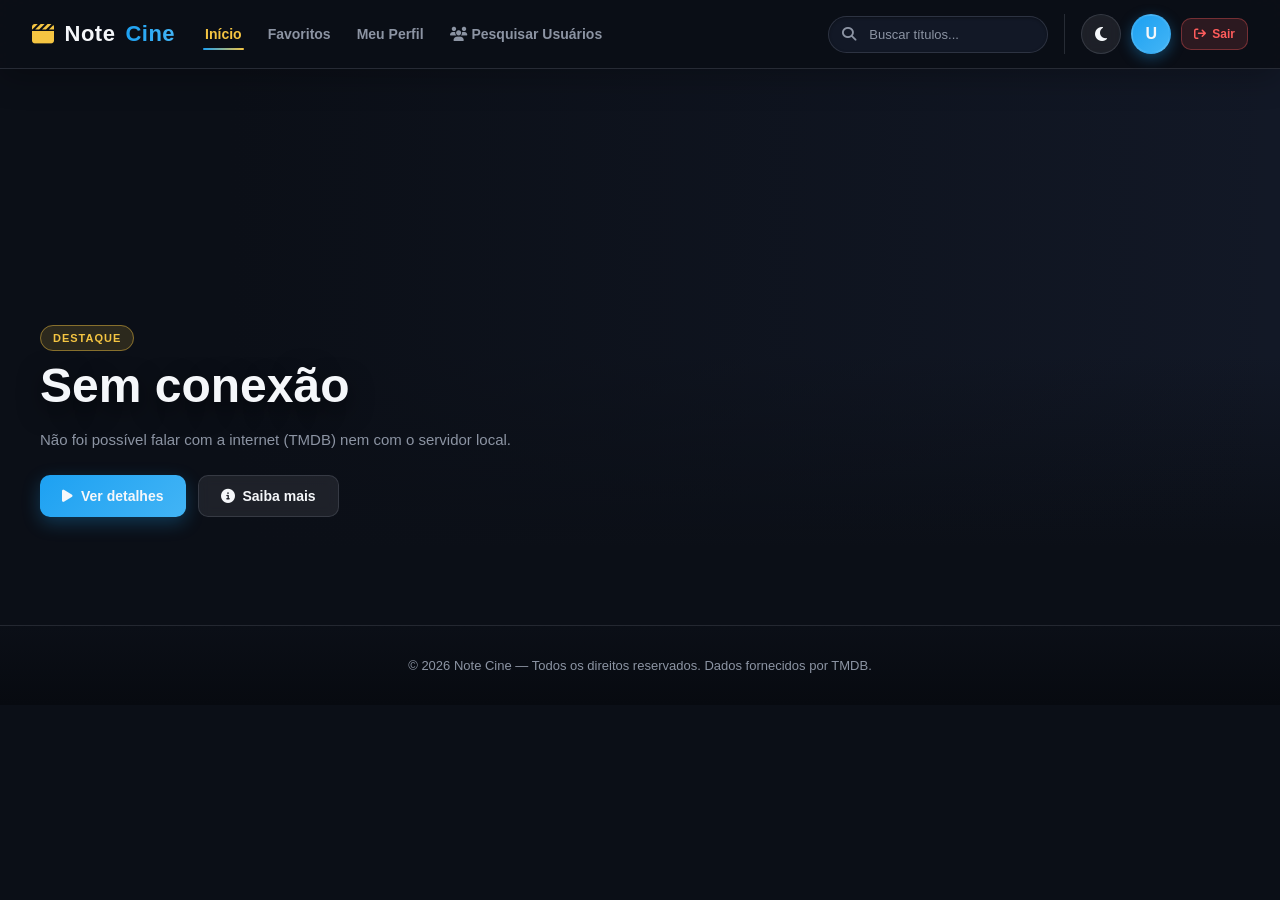
<file: index.html>
<!DOCTYPE html>
<html lang="pt-BR">
<head>
    <meta charset="UTF-8">
    <meta name="viewport" content="width=device-width, initial-scale=1.0">
    <meta name="description" content="Note Cine — filmes, séries e animes em um catálogo moderno.">
    <title>Note Cine — Filmes & Séries</title>
    <link rel="stylesheet" href="https://cdnjs.cloudflare.com/ajax/libs/font-awesome/6.4.0/css/all.min.css">
    <link rel="stylesheet" href="theme.css">
</head>
<body>

    <header class="site-header">
        <div class="header-left">
            <a href="index.html" class="brand"><i class="fa-solid fa-clapperboard"></i> Note <em>Cine</em></a>
            <nav class="site-nav">
                <ul>
                    <li><a href="index.html" class="active">Início</a></li>
                    <li><a href="favoritos.html">Favoritos</a></li>
                    <li><a href="perfil.html">Meu Perfil</a></li>
                </ul>
            </nav>
        </div>
        <div class="header-right">
            <div class="search-box">
                <i class="fa-solid fa-magnifying-glass"></i>
                <input type="search" id="search-input" placeholder="Buscar títulos..." autocomplete="off">
                <div id="search-results" role="listbox"></div>
            </div>
            <div class="user-controls">
                <button type="button" class="theme-toggle-btn" id="theme-toggle" title="Alternar modo claro/escuro"><i class="fa-solid fa-moon"></i></button>
                <a href="perfil.html" class="user-btn" id="user-avatar-btn" title="Meu perfil">U</a>
                <button type="button" class="logout-btn" onclick="logoutUser()"><i class="fa-solid fa-arrow-right-from-bracket"></i> Sair</button>
            </div>
        </div>
    </header>

    <section class="hero-banner" id="hero-banner">
        <div class="hero-content">
            <span class="hero-badge">Destaque</span>
            <h1 class="hero-title" id="hero-title">Carregando…</h1>
            <p class="hero-desc" id="hero-desc">Preparando recomendações para você.</p>
            <div class="hero-btns">
                <button type="button" class="btn-primary" id="btn-hero-play"><i class="fa-solid fa-play"></i> Ver detalhes</button>
                <button type="button" class="btn-secondary" id="btn-hero-info"><i class="fa-solid fa-circle-info"></i> Saiba mais</button>
            </div>
        </div>
    </section>

    <main class="page-container">
        <div id="catalog-sections"></div>
    </main>

    <footer class="site-footer">
        <p>&copy; 2026 Note Cine — Todos os direitos reservados. Dados fornecidos por TMDB.</p>
    </footer>

    <div id="toast-notification" role="status" aria-live="polite"></div>

    <script src="js/plans.js"></script>
    <script src="js/config.js"></script>
    <script src="js/api.js"></script>
    <script src="js/theme.js"></script>
    <script src="js/storage.js"></script>
    <script src="js/components.js"></script>
    <script src="js/carousel.js"></script>
    <script src="js/search.js"></script>
    <script src="js/app.js"></script>

    <script>
        // Inicializa o botão de alternar tema
        document.addEventListener('DOMContentLoaded', () => {
            const themeToggleBtn = document.getElementById('theme-toggle');
            
            if (themeToggleBtn) {
                // Atualiza o ícone baseado no tema atual
                function updateThemeIcon() {
                    const currentTheme = ThemeManager.getEffectiveTheme();
                    const icon = themeToggleBtn.querySelector('i');
                    
                    if (currentTheme === 'dark') {
                        icon.className = 'fa-solid fa-moon';
                    } else {
                        icon.className = 'fa-solid fa-sun';
                    }
                }

                // Atualiza ícone ao clicar
                themeToggleBtn.addEventListener('click', () => {
                    ThemeManager.toggleTheme();
                    updateThemeIcon();
                });

                // Atualiza ícone quando o tema muda programaticamente
                window.addEventListener('themechange', updateThemeIcon);

                // Inicializa o ícone
                updateThemeIcon();
            }

            // Ativa a busca do cabeçalho
            if (typeof setupSearch === 'function') {
                setupSearch();
            }
        });
    </script>
</body>
</html>
</file>
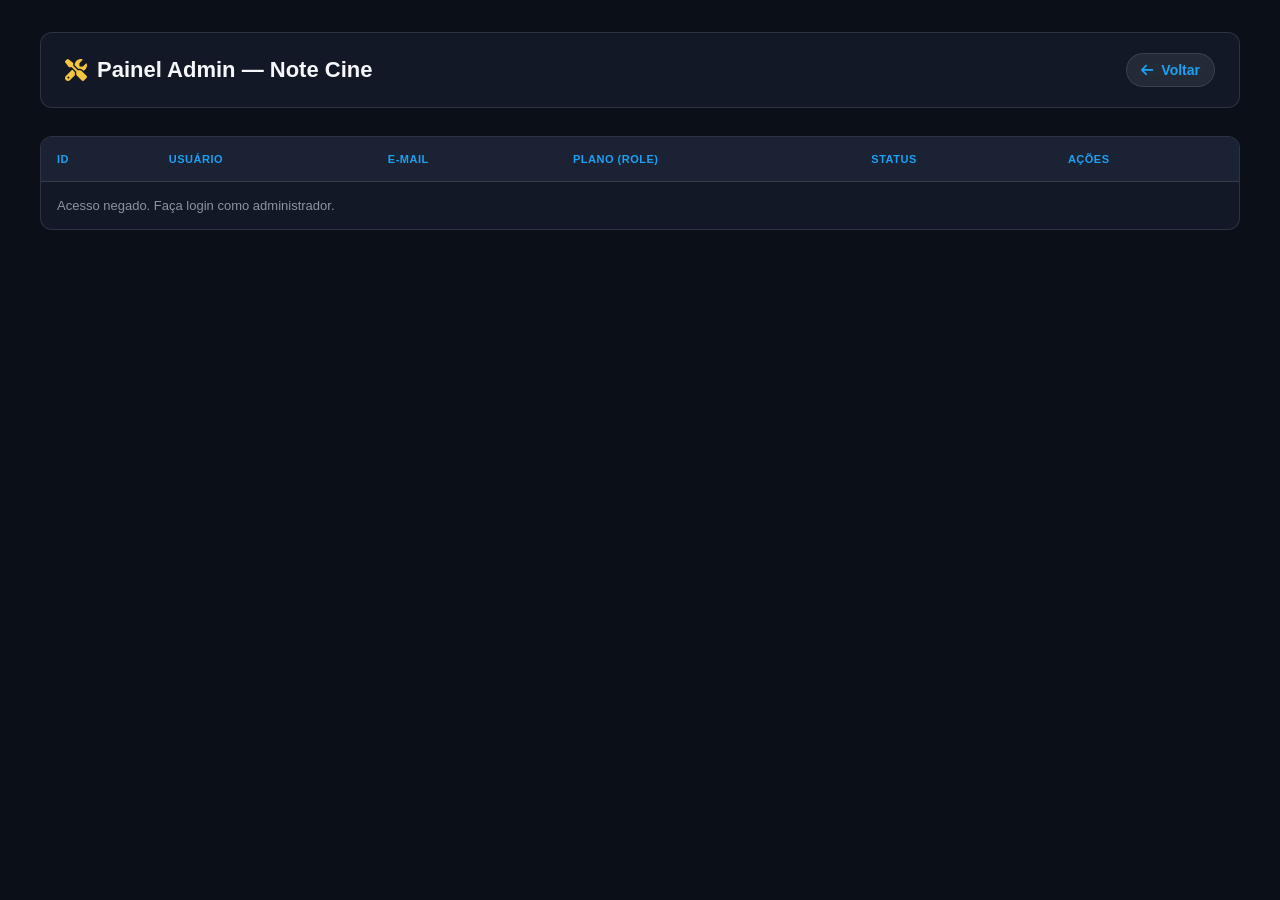
<file: admin.html>
<!DOCTYPE html>
<html lang="pt-BR">
<head>
    <meta charset="UTF-8">
    <meta name="viewport" content="width=device-width, initial-scale=1.0">
    <title>Admin — Note Cine</title>
    <link rel="stylesheet" href="https://cdnjs.cloudflare.com/ajax/libs/font-awesome/6.4.0/css/all.min.css">
    <link rel="stylesheet" href="theme.css">
    <style>
        body { padding: 32px 20px; }
        .admin-container { max-width: 1200px; margin: 0 auto; }
        .admin-header {
            display: flex;
            justify-content: space-between;
            align-items: center;
            gap: 16px;
            flex-wrap: wrap;
            margin-bottom: 28px;
            background: var(--nc-surface);
            padding: 20px 24px;
            border-radius: 12px;
            border-left: 4px solid var(--nc-gold);
            border: 1px solid var(--nc-border);
        }
        .table-wrapper { background: var(--nc-surface); border-radius: 12px; border: 1px solid var(--nc-border); overflow: hidden; }
        table { width: 100%; border-collapse: collapse; }
        th, td { padding: 16px; font-size: 13px; text-align: left; }
        th { background: var(--nc-surface-2); color: var(--nc-blue); font-weight: 800; text-transform: uppercase; font-size: 11px; letter-spacing: 0.5px; }
        td { border-top: 1px solid var(--nc-border); color: var(--nc-grey); vertical-align: middle; }
        tr:hover td { background: rgba(29, 161, 242, 0.06); color: var(--nc-white); }
        td select { width: 100%; background: var(--nc-bg); color: var(--nc-white); border: 1px solid var(--nc-border); padding: 8px; border-radius: 8px; }
        .btn-save { width: 100%; background: rgba(245, 197, 66, 0.15); color: var(--nc-gold); border: 1px solid rgba(245, 197, 66, 0.4); padding: 10px; border-radius: 8px; cursor: pointer; font-weight: 800; }
        .btn-save:hover { background: var(--nc-gold); color: #1a1400; }
    </style>
</head>
<body>

    <div class="admin-container">
        <div class="admin-header">
            <h1 style="font-size:22px;display:flex;align-items:center;gap:10px;"><i class="fa-solid fa-screwdriver-wrench" style="color:var(--nc-gold);"></i> Painel Admin — Note Cine</h1>
            <button type="button" class="nav-back" onclick="goBack()"><i class="fa-solid fa-arrow-left"></i> Voltar</button>
        </div>

        <div class="table-wrapper">
            <table>
                <thead>
                    <tr>
                        <th>ID</th>
                        <th>Usuário</th>
                        <th>E-mail</th>
                        <th>Plano (role)</th>
                        <th>Status</th>
                        <th>Ações</th>
                    </tr>
                </thead>
                <tbody id="users-table"></tbody>
            </table>
        </div>
    </div>

    <script src="js/config.js"></script>
    <script>
        let user = {};
        try {
            user = JSON.parse(localStorage.getItem(NOTE_CINE.STORAGE_USER) || '{}');
        } catch (e) {
            user = {};
        }

        // A proteção real é o requireAdmin() no api.php; isto aqui é só a UI.
        if (!user.id || user.role !== 'admin') {
            document.getElementById('users-table').innerHTML =
                '<tr><td colspan="6">Acesso negado. Faça login como administrador.</td></tr>';
        } else {
            loadUsers();
        }

        function adminError(msg) {
            console.error(msg);
            const tbody = document.getElementById('users-table');
            tbody.innerHTML = `<tr><td colspan="6">${msg}</td></tr>`;
        }

        function esc(value) {
            return String(value ?? '').replace(/[&<>"']/g, c => ({
                '&': '&amp;', '<': '&lt;', '>': '&gt;', '"': '&quot;', "'": '&#39;'
            }[c]));
        }

        async function loadUsers() {
            try {
                const formData = new FormData();
                formData.append('action', 'get_users');

                const res = await fetch('api.php', { method: 'POST', body: formData });
                if (!res.ok) throw new Error(`HTTP ${res.status}`);
                const data = await res.json();

                if (!data.success) {
                    adminError(data.message || 'Não foi possível carregar os usuários.');
                    return;
                }

                const tbody = document.getElementById('users-table');
                tbody.innerHTML = '';
                data.users.forEach(u => {
                    tbody.innerHTML += `
                    <tr>
                        <td>#${u.id}</td>
                        <td><strong>${esc(u.username)}</strong></td>
                        <td>${esc(u.email)}</td>
                        <td>
                            <select id="role-${u.id}">
                                <option value="user" ${u.role === 'user' ? 'selected' : ''}>Visitante (5 filmes)</option>
                                <option value="nitro" ${u.role === 'nitro' ? 'selected' : ''}>Membro Plus (7 filmes)</option>
                                <option value="cinefilo" ${u.role === 'cinefilo' || u.role === 'vip' ? 'selected' : ''}>Cinéfilo (10 filmes)</option>
                                <option value="admin" ${u.role === 'admin' ? 'selected' : ''}>Administrador</option>
                            </select>
                        </td>
                        <td>
                            <select id="status-${u.id}">
                                <option value="pending" ${u.status === 'pending' ? 'selected' : ''}>Pendente</option>
                                <option value="approved" ${u.status === 'approved' ? 'selected' : ''}>Aprovado</option>
                            </select>
                        </td>
                        <td><button type="button" class="btn-save" onclick="saveUser(${u.id})"><i class="fa-solid fa-check"></i> Salvar</button></td>
                    </tr>
                `;
                });
            } catch (error) {
                adminError('Erro de conexão com o servidor (api.php). O XAMPP/MySQL está rodando?');
                console.error(error);
            }
        }

        async function saveUser(id) {
            const role = document.getElementById(`role-${id}`).value;
            const status = document.getElementById(`status-${id}`).value;

            const formData = new FormData();
            formData.append('action', 'update_user');
            formData.append('id', id);
            formData.append('role', role);
            formData.append('status', status);

            try {
                const res = await fetch('api.php', { method: 'POST', body: formData });
                if (!res.ok) throw new Error(`HTTP ${res.status}`);
                const data = await res.json();

                if (data.success) {
                    alert('Usuário atualizado.');
                    if (parseInt(user.id) === parseInt(id)) {
                        user.role = role;
                        localStorage.setItem(NOTE_CINE.STORAGE_USER, JSON.stringify(user));
                    }
                } else {
                    alert('Erro: ' + data.message);
                }
            } catch (error) {
                console.error(error);
                alert('Erro de conexão com o servidor (api.php).');
            }
        }
    </script>
</body>
</html>
</file>
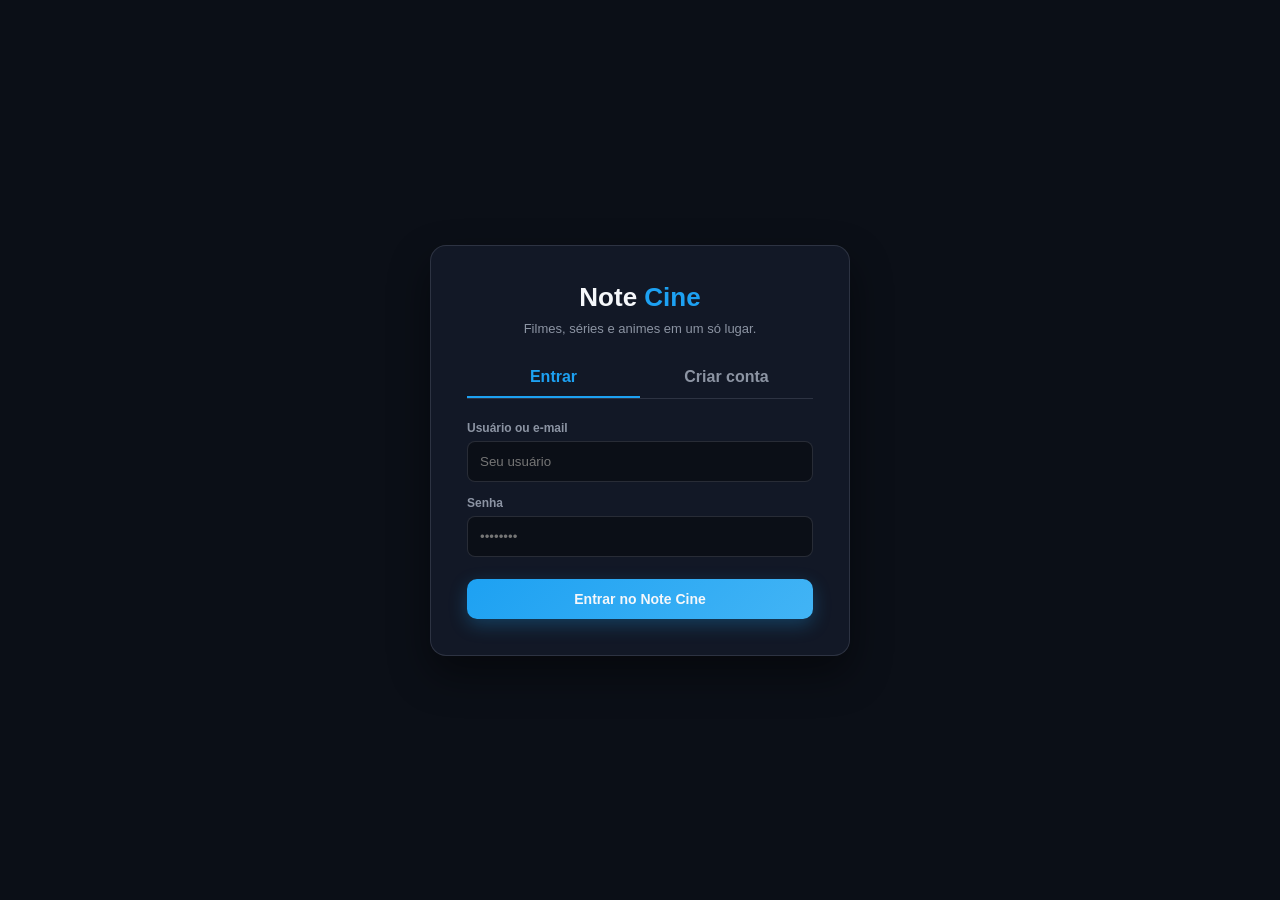
<file: favoritos.html>
<!DOCTYPE html>
<html lang="pt-BR">
<head>
    <meta charset="UTF-8">
    <meta name="viewport" content="width=device-width, initial-scale=1.0">
    <title>Meus Favoritos — Note Cine</title>
    <link rel="stylesheet" href="https://cdnjs.cloudflare.com/ajax/libs/font-awesome/6.4.0/css/all.min.css">
    <link rel="stylesheet" href="theme.css">
</head>
<body>

    <header class="site-header">
        <button type="button" class="nav-back" onclick="goBack()"><i class="fa-solid fa-arrow-left"></i> Voltar</button>
        <a href="index.html" class="brand"><i class="fa-solid fa-clapperboard"></i> Note <em>Cine</em></a>
        <div class="header-right">
            <button type="button" class="theme-toggle-btn" id="theme-toggle" title="Alternar modo claro/escuro"><i class="fa-solid fa-moon"></i></button>
            <a href="perfil.html" class="user-btn" id="user-avatar-btn" title="Perfil">U</a>
        </div>
    </header>

    <div class="container-narrow">
        <h1 class="section-title" style="margin: 28px 0 24px;"><i class="fa-solid fa-heart" style="color:var(--nc-gold);"></i> Meus Favoritos</h1>
        <div class="fav-grid" id="fav-list"></div>
    </div>

    <footer class="site-footer">
        <p>&copy; 2026 Note Cine</p>
    </footer>

    <script src="js/plans.js"></script>
    <script src="js/config.js"></script>
    <script src="js/api.js"></script>
    <script src="js/theme.js"></script>
    <script src="js/storage.js"></script>
    <script>
        const user = requireAuth();
        if (!user) throw new Error('auth');

        // Inicializa o botão de alternar tema
        const themeToggleBtn = document.getElementById('theme-toggle');
        if (themeToggleBtn) {
            function updateThemeIcon() {
                const currentTheme = ThemeManager.getEffectiveTheme();
                const icon = themeToggleBtn.querySelector('i');
                icon.className = currentTheme === 'dark' ? 'fa-solid fa-moon' : 'fa-solid fa-sun';
            }
            themeToggleBtn.addEventListener('click', () => {
                ThemeManager.toggleTheme();
                updateThemeIcon();
            });
            window.addEventListener('themechange', updateThemeIcon);
            updateThemeIcon();
        }

        document.getElementById('user-avatar-btn').textContent = user.username.charAt(0).toUpperCase();
        const savedAvatar = localStorage.getItem(`cineaura_avatar_${user.username}`);
        if (savedAvatar) {
            document.getElementById('user-avatar-btn').textContent = '';
            document.getElementById('user-avatar-btn').style.backgroundImage = `url(${savedAvatar})`;
        }

        (async () => {
            const favList = document.getElementById('fav-list');
            const favorites = await Storage.getFavorites();

            if (!favorites.length) {
                favList.innerHTML = '<p class="empty-msg" style="grid-column:1/-1;text-align:center;color:var(--nc-grey);">Você ainda não favoritou nenhum título. Use o coração nos cards ou na página do filme.</p>';
            } else {
                favorites.forEach((movie, index) => {
                    const card = document.createElement('article');
                    card.className = 'fav-card';
                    card.style.animationDelay = `${Math.min(index * 0.04, 0.4)}s`;
                    const type = movie.media_type === 'tv' ? 'tv' : 'movie';
                    card.onclick = () => { window.location.href = `filme.html?id=${encodeURIComponent(movie.id)}&type=${type}`; };
                    card.innerHTML = `
                        <img src="${movie.poster}" alt="${movie.title}" loading="lazy" decoding="async">
                        <div class="fav-info">
                            <h3>${movie.title}</h3>
                            <span class="fav-type">${type === 'tv' ? 'Série' : 'Filme'}</span>
                        </div>
                    `;
                    favList.appendChild(card);
                });
            }
        })();
    </script>
</body>
</html>
</file>
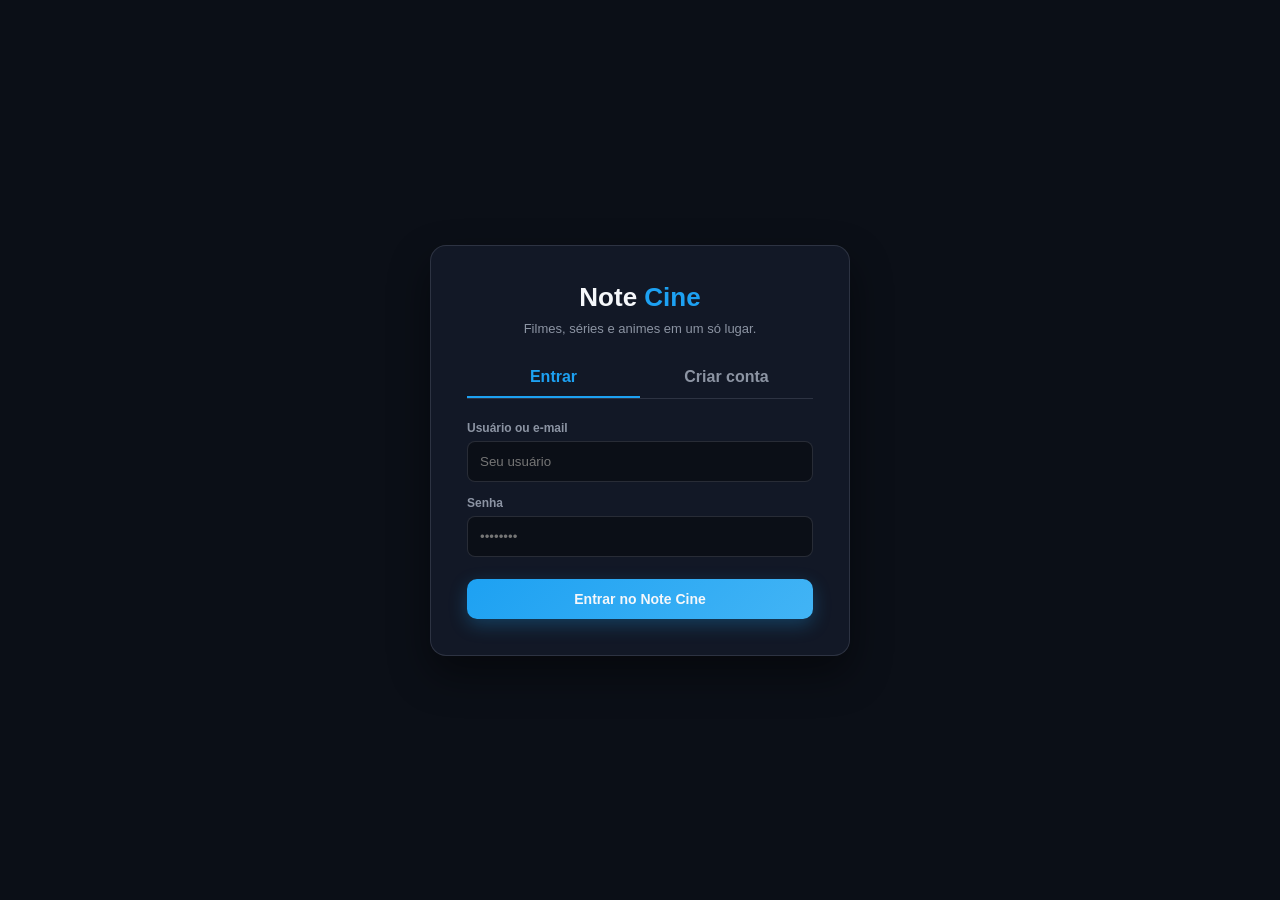
<file: filme.html>
<!DOCTYPE html>
<html lang="pt-BR">
<head>
    <meta charset="UTF-8">
    <meta name="viewport" content="width=device-width, initial-scale=1.0">
    <title>Detalhes — Note Cine</title>
    <link rel="stylesheet" href="https://cdnjs.cloudflare.com/ajax/libs/font-awesome/6.4.0/css/all.min.css">
    <link rel="stylesheet" href="theme.css">
</head>
<body>

    <header class="site-header">
        <div class="header-left">
            <button type="button" class="nav-back" onclick="goBack()"><i class="fa-solid fa-arrow-left"></i> Voltar</button>
            <a href="index.html" class="brand"><i class="fa-solid fa-clapperboard"></i> Note <em>Cine</em></a>
        </div>
        <div class="header-right">
            <button type="button" class="theme-toggle-btn" id="theme-toggle" title="Alternar modo claro/escuro"><i class="fa-solid fa-moon"></i></button>
            <a href="favoritos.html" class="btn-ghost"><i class="fa-solid fa-heart"></i> Favoritos</a>
            <a href="perfil.html" class="user-btn" id="user-avatar-btn" title="Perfil">U</a>
        </div>
    </header>

    <section class="movie-page-hero" id="movie-hero">
        <div class="movie-page-inner">
            <img src="" alt="" class="movie-poster" id="movie-poster" hidden>
            <div class="movie-main">
                <h1 id="movie-title">Carregando…</h1>
                <div class="movie-meta-row" id="movie-meta"></div>

                <p class="hero-desc" id="movie-tagline"></p>
                <h2 class="section-title" style="font-size:18px;margin-bottom:10px;">Sinopse</h2>
                <p class="hero-desc" id="movie-overview"></p>

                <div class="movie-actions-row">
                    <button type="button" class="btn-primary" id="btn-fav"><i class="fa-solid fa-heart"></i> Adicionar aos Favoritos</button>
                    <button type="button" class="btn-secondary" id="btn-profile"><i class="fa-solid fa-bookmark"></i> Adicionar ao Perfil</button>
                    <button type="button" class="btn-secondary btn-gold" id="btn-review"><i class="fa-solid fa-pen-nib"></i> Escrever Crítica</button>
                </div>
            </div>
        </div>
    </section>

    <main class="container-narrow">
        <h2 class="section-title"><i class="fa-solid fa-users"></i> Elenco principal</h2>
        <div class="cast-row" id="cast-row"></div>

        <section class="reviews-section">
            <div class="section-head">
                <h2 class="section-title"><i class="fa-solid fa-message"></i> Críticas <span class="tag tag-gold" id="reviews-count">0</span></h2>
                <button type="button" class="btn-secondary" id="btn-write-review"><i class="fa-solid fa-pen"></i> Escrever Crítica</button>
            </div>
            <div class="reviews-list" id="reviews-list"></div>
        </section>
    </main>

    <footer class="site-footer">
        <p>&copy; 2026 Note Cine — Dados TMDB.</p>
    </footer>

    <!-- MODAL: ESCREVER CRÍTICA -->
    <div class="modal-overlay" id="modal-review">
        <div class="modal-content">
            <button type="button" class="btn-close-modal" onclick="closeReviewModal()"><i class="fa-solid fa-xmark"></i></button>
            <h3 style="color:var(--nc-white);margin-bottom:6px;" id="review-modal-title">Escrever Crítica</h3>
            <p style="color:var(--nc-grey);font-size:12px;margin-bottom:16px;">Compartilhe sua opinião sobre este título.</p>
            <input type="hidden" id="review-id">
            <div class="form-group">
                <label>Título da crítica</label>
                <input type="text" id="review-title" maxlength="80" placeholder="Ex.: Uma obra-prima do cinema">
            </div>
            <div class="form-group">
                <label>Sua nota (0 a 10)</label>
                <input type="range" id="review-rating" min="0" max="10" step="0.5" value="7.5">
                <div class="rating-display" id="review-rating-display">7.5 / 10</div>
            </div>
            <div class="form-group">
                <label>Texto da crítica</label>
                <textarea id="review-text" rows="5" maxlength="1000" placeholder="Conte sua experiência, pontos fortes e fracos..."></textarea>
            </div>
            <button type="button" class="btn-submit" onclick="submitReview()"><i class="fa-solid fa-paper-plane"></i> Publicar Crítica</button>
        </div>
    </div>

    <div id="toast-notification" role="status"></div>

    <script src="js/plans.js"></script>
    <script src="js/config.js"></script>
    <script src="js/api.js"></script>
    <script src="js/theme.js"></script>
    <script src="js/storage.js"></script>
    <script src="js/components.js"></script>
    <script src="script.js"></script>
    
    <script>
        let currentItem = null;
        let currentUser = null;

        function esc(str) {
            return String(str ?? '').replace(/&/g, '&amp;').replace(/</g, '&lt;').replace(/>/g, '&gt;').replace(/"/g, '&quot;').replace(/'/g, '&#39;');
        }

        document.addEventListener('DOMContentLoaded', async () => {
            currentUser = requireAuth();
            if (!currentUser) return;
            const avatarBtn = document.getElementById('user-avatar-btn');
            avatarBtn.textContent = currentUser.username.charAt(0).toUpperCase();
            const savedAvatar = localStorage.getItem(`cineaura_avatar_${currentUser.username}`);
            if (savedAvatar) {
                avatarBtn.textContent = '';
                avatarBtn.style.backgroundImage = `url(${savedAvatar})`;
            }

            // Inicializa o botão de alternar tema
            const themeToggleBtn = document.getElementById('theme-toggle');
            if (themeToggleBtn) {
                function updateThemeIcon() {
                    const currentTheme = ThemeManager.getEffectiveTheme();
                    const icon = themeToggleBtn.querySelector('i');
                    icon.className = currentTheme === 'dark' ? 'fa-solid fa-moon' : 'fa-solid fa-sun';
                }
                themeToggleBtn.addEventListener('click', () => {
                    ThemeManager.toggleTheme();
                    updateThemeIcon();
                });
                window.addEventListener('themechange', updateThemeIcon);
                updateThemeIcon();
            }

            const params = new URLSearchParams(window.location.search);
            let id = params.get('id');
            let type = params.get('type') === 'tv' ? 'tv' : 'movie';
            
            // Remove composite ID prefix if present (e.g., "movie:550" → "550")
            if (id && id.includes(':')) {
                const parts = id.split(':');
                type = parts[0]; // Take type from composite ID
                id = parts[1];   // Take numeric ID
            }
            
            if (!id) {
                window.location.href = 'index.html';
                return;
            }

            await loadDetails(id, type);
            bindActions();
            bindReviewControls();
        });

        async function loadDetails(id, type) {
            try {
                const path = type === 'tv' ? `/tv/${id}` : `/movie/${id}`;
                const creditsPath = type === 'tv' ? `/tv/${id}/credits` : `/movie/${id}/credits`;
                const [details, credits] = await Promise.all([
                    tmdbFetch(buildUrl(path, { append_to_response: 'videos' })),
                    tmdbFetch(buildUrl(creditsPath))
                ]);

                currentItem = { ...details, media_type: type };
                const title = details.title || details.name;
                document.title = `${title} — Note Cine`;

                const poster = document.getElementById('movie-poster');
                if (details.poster_path) {
                    poster.src = posterUrl(details.poster_path);
                    poster.alt = title;
                    poster.hidden = false;
                }

                const backdrop = details.backdrop_path || details.poster_path;
                if (backdrop) {
                    document.getElementById('movie-hero').style.backgroundImage =
                        `url('${CINEAURA.IMG_W780}${backdrop}')`;
                }

                document.getElementById('movie-title').textContent = title;
                const year = extractYear(details.release_date || details.first_air_date) || '—';
                const runtime = formatRuntime(details.runtime || details.episode_run_time?.[0]);
                const rating = details.vote_average ? details.vote_average.toFixed(1) : 'N/A';
                document.getElementById('movie-meta').innerHTML = `
                    <span class="movie-score"><i class="fa-solid fa-star"></i> ${rating}</span>
                    <span>${year}</span>
                    ${runtime ? `<span>${runtime}</span>` : ''}
                    <span>${type === 'tv' ? 'Série' : 'Filme'}</span>
                `;

                document.getElementById('movie-tagline').textContent = details.tagline || '';
                document.getElementById('movie-overview').textContent = details.overview || 'Sinopse indisponível.';

                const castRow = document.getElementById('cast-row');
                const cast = (credits.cast || []).slice(0, 12);
                castRow.innerHTML = cast.map(person => `
                    <div class="cast-card">
                        <img src="${person.profile_path ? posterUrl(person.profile_path, 'w342') : posterUrl(null)}" alt="${esc(person.name)}" loading="lazy">
                        <p><strong>${esc(person.name)}</strong><br>${esc(person.character || '')}</p>
                    </div>
                `).join('') || '<p style="color:var(--nc-grey);">Elenco não disponível.</p>';

                await updateActionButtons();
                await renderReviews();
            } catch (e) {
                console.error(e);
                document.getElementById('movie-title').textContent = 'Erro ao carregar título';
                document.getElementById('movie-overview').textContent = 'Tente novamente mais tarde.';
            }
        }

        async function updateActionButtons() {
            if (!currentItem) return;
            const favBtn = document.getElementById('btn-fav');
            const profileBtn = document.getElementById('btn-profile');
            
            try {
                // Checa no banco de dados se já está favoritado ou no perfil
                // Passa também o media_type para identificar corretamente o conteúdo
                const req = await fetch(`api.php?action=check_movie_status&movie_id=${encodeURIComponent(currentItem.id)}&media_type=${encodeURIComponent(currentItem.media_type)}`);
                const res = await req.json();
                
                const isFav = res.is_favorite;
                const inProfile = res.in_profile;

                favBtn.classList.toggle('is-active-fav', isFav);
                favBtn.innerHTML = isFav
                    ? '<i class="fa-solid fa-heart"></i> Remover dos Favoritos'
                    : '<i class="fa-solid fa-heart"></i> Adicionar aos Favoritos';

                profileBtn.classList.toggle('is-active-profile', inProfile);
                profileBtn.innerHTML = inProfile
                    ? '<i class="fa-solid fa-bookmark"></i> Remover do Perfil'
                    : '<i class="fa-solid fa-bookmark"></i> Adicionar ao Perfil';
            } catch (error) {
                console.error("Erro ao verificar status dos botões:", error);
            }
        }

        function bindActions() {
            // AÇÃO: FAVORITOS
            document.getElementById('btn-fav').addEventListener('click', async () => {
                if (!currentItem) return;
                try {
                    const result = await Storage.toggleFavorite(currentItem);
                    if (result.ok) {
                        showToast(result.msg, 'success');
                        await updateActionButtons();
                    } else {
                        showToast(result.msg || 'Erro ao favoritar.', 'error');
                    }
                } catch(e) {
                    showToast('Erro ao se conectar com o servidor.', 'error');
                }
            });

            // AÇÃO: ADICIONAR/REMOVER DO PERFIL
            document.getElementById('btn-profile').addEventListener('click', async () => {
                if (!currentItem) return;
                try {
                    const result = await Storage.toggleProfileMovie(currentItem);
                    if (result.ok) {
                        showToast(result.msg, 'success');
                        await updateActionButtons();
                    } else {
                        showToast(result.msg || 'Erro ao modificar perfil.', 'error');
                    }
                } catch(e) {
                    showToast('Erro ao se conectar com o servidor.', 'error');
                }
            });

            document.getElementById('btn-write-review')?.addEventListener('click', () => openReviewModal());
            document.getElementById('btn-review')?.addEventListener('click', () => openReviewModal());
        }

        /* ---------- CRÍTICAS ---------- */
        function bindReviewControls() {
            document.getElementById('review-rating').addEventListener('input', (e) => {
                const val = parseFloat(e.target.value).toFixed(1);
                document.getElementById('review-rating-display').textContent = `${val} / 10`;
            });
        }

        function formatReviewDate(iso) {
            try {
                return new Date(iso).toLocaleDateString('pt-BR', { day: '2-digit', month: 'short', year: 'numeric' });
            } catch {
                return '';
            }
        }

        async function renderReviews() {
            if (!currentItem) return;
            const list = document.getElementById('reviews-list');
            const reviews = await Storage.getMovieReviews(currentItem.id, currentItem.media_type);
            document.getElementById('reviews-count').textContent = reviews.length;

            if (!reviews.length) {
                list.innerHTML = '<p class="empty-msg" style="grid-column:1/-1;color:var(--nc-grey);">Nenhuma crítica ainda. Seja o primeiro a comentar!</p>';
                return;
            }

            list.innerHTML = reviews.map(r => `
                <article class="review-card ${r.username === currentUser.username ? 'own' : ''}">
                    <div class="review-head">
                        <div class="review-user">
                            <div class="review-avatar">${esc(r.username.charAt(0).toUpperCase())}</div>
                            <div>
                                <strong>${esc(r.username)}</strong>
                                <span class="review-date"><i class="fa-solid fa-calendar"></i> ${formatReviewDate(r.date)}</span>
                            </div>
                        </div>
                        <span class="review-rating"><i class="fa-solid fa-star"></i> ${Number(r.rating).toFixed(1)}</span>
                    </div>
                    <h4>${esc(r.title)}</h4>
                    <p>${esc(r.text)}</p>
                    ${r.username === currentUser.username ? `
                        <div class="review-actions">
                            <button type="button" class="btn-mini" onclick="openReviewModal('${r.id}')"><i class="fa-solid fa-pen"></i> Editar</button>
                            <button type="button" class="btn-mini btn-danger" onclick="removeReview('${r.id}')"><i class="fa-solid fa-trash"></i> Excluir</button>
                        </div>` : ''}
                </article>
            `).join('');
        }

        async function openReviewModal(reviewId) {
            if (!currentItem) return;
            document.getElementById('review-id').value = reviewId || '';
            document.getElementById('review-title').value = '';
            document.getElementById('review-text').value = '';
            document.getElementById('review-rating').value = 7.5;
            document.getElementById('review-rating-display').textContent = '7.5 / 10';
            document.getElementById('review-modal-title').textContent = reviewId ? 'Editar Crítica' : 'Escrever Crítica';

            if (reviewId) {
                const reviews = await Storage.getReviews();
                const review = reviews.find(r => String(r.id) === String(reviewId));
                if (review && review.username === currentUser.username) {
                    document.getElementById('review-title').value = review.title;
                    document.getElementById('review-text').value = review.text;
                    document.getElementById('review-rating').value = review.rating;
                    document.getElementById('review-rating-display').textContent = `${Number(review.rating).toFixed(1)} / 10`;
                }
            }
            document.getElementById('modal-review').style.display = 'flex';
        }

        function closeReviewModal() {
            document.getElementById('modal-review').style.display = 'none';
        }

        async function submitReview() {
            if (!currentItem) return;
            const title = document.getElementById('review-title').value;
            const text = document.getElementById('review-text').value;
            const rating = document.getElementById('review-rating').value;
            const id = document.getElementById('review-id').value;

            let result;
            if (id) {
                result = await Storage.updateReview(id, title, text, rating);
            } else {
                result = await Storage.addReview(currentItem.id, currentItem.media_type, title, text, rating);
            }

            showToast(result.msg, result.ok ? 'success' : 'error');
            if (result.ok) {
                closeReviewModal();
                await renderReviews();
            }
        }

        async function removeReview(reviewId) {
            if (!confirm('Excluir esta crítica?')) return;
            const result = await Storage.deleteReview(reviewId);
            showToast(result.msg, result.ok ? 'success' : 'error');
            if (result.ok) await renderReviews();
        }

        document.querySelectorAll('.modal-overlay').forEach(m => {
            m.addEventListener('click', (e) => {
                if (e.target === m) {
                    if (m.id === 'modal-review') closeReviewModal();
                }
            });
        });
        document.querySelectorAll('.modal-content').forEach(c => {
            c.addEventListener('click', (e) => {
                e.stopPropagation();
            });
        });
    </script>
</body>
</html>
</file>
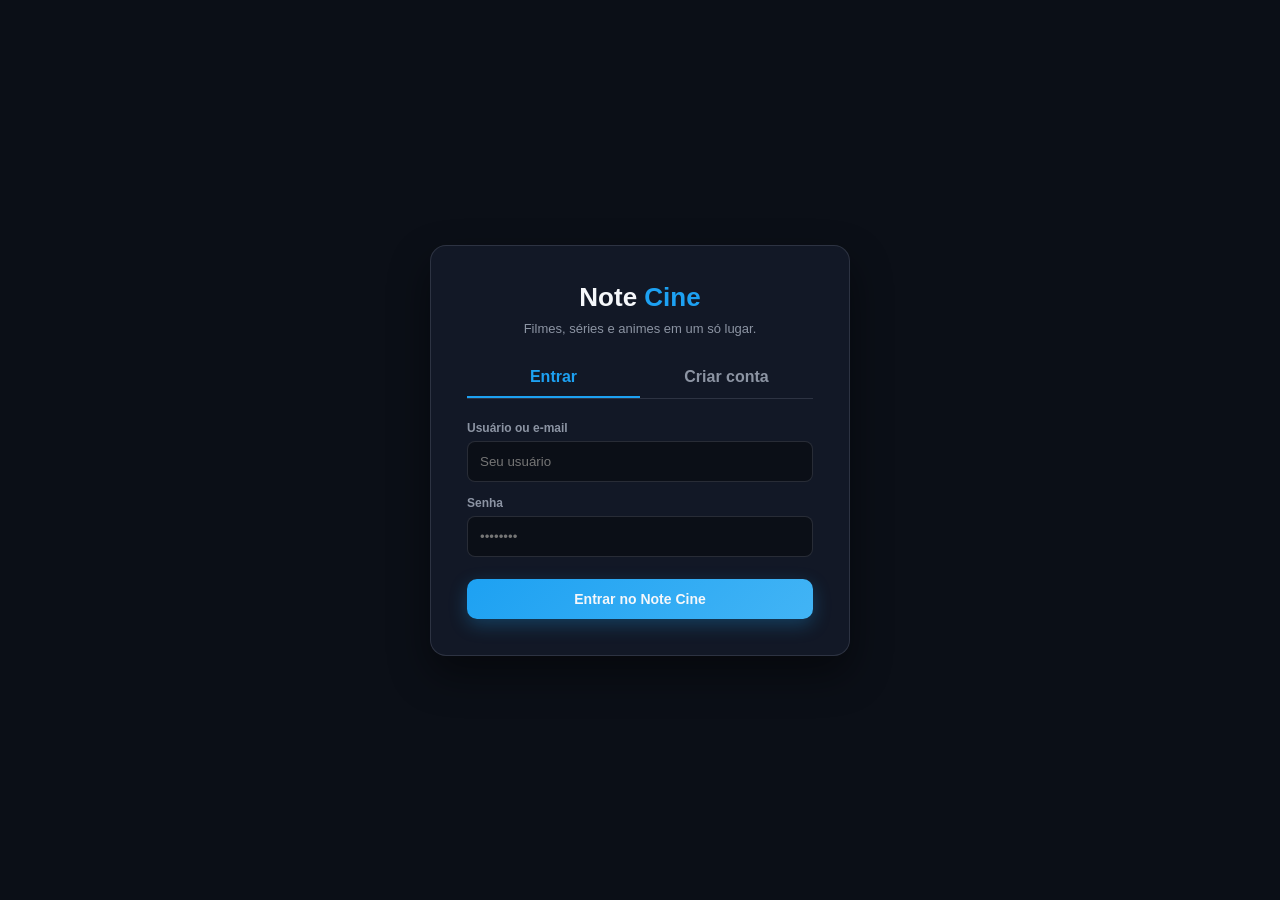
<file: login.html>
<!DOCTYPE html>
<html lang="pt-BR">
<head>
    <meta charset="UTF-8">
    <meta name="viewport" content="width=device-width, initial-scale=1.0">
    <title>Entrar — Note Cine</title>
    <link rel="stylesheet" href="theme.css">
    <style>
        body { display: flex; justify-content: center; align-items: center; min-height: 100vh; padding: 20px; }
        .auth-container {
            background: var(--nc-surface);
            width: 100%;
            max-width: 420px;
            padding: 36px;
            border-radius: 16px;
            box-shadow: var(--nc-shadow);
            border: 1px solid var(--nc-border);
            text-align: center;
        }
        .auth-logo { font-size: 26px; font-weight: 900; margin-bottom: 8px; color: var(--nc-white); }
        .auth-logo em { color: var(--nc-blue); font-style: normal; }
        .auth-tagline { color: var(--nc-grey); font-size: 13px; margin-bottom: 22px; }
        .error-message { background: rgba(255, 92, 92, 0.12); color: var(--nc-danger); border: 1px solid rgba(255, 92, 92, 0.35); padding: 12px; border-radius: 8px; margin-bottom: 16px; font-size: 13px; display: none; }
        .success-message { background: rgba(29, 161, 242, 0.12); color: var(--nc-blue); border: 1px solid rgba(29, 161, 242, 0.35); padding: 12px; border-radius: 8px; margin-bottom: 16px; font-size: 13px; display: none; }
        .tabs { display: flex; border-bottom: 1px solid var(--nc-border); margin-bottom: 22px; }
        .tab { flex: 1; padding: 10px; cursor: pointer; color: var(--nc-grey); font-weight: 800; transition: var(--nc-transition); }
        .tab.active { color: var(--nc-blue); border-bottom: 2px solid var(--nc-blue); }
        .input-group { text-align: left; margin-bottom: 14px; }
        .input-group label { display: block; font-size: 12px; color: var(--nc-grey); margin-bottom: 6px; font-weight: 700; }
        .input-group input { width: 100%; background: var(--nc-bg); border: 1px solid var(--nc-border); color: var(--nc-white); padding: 12px; border-radius: 8px; outline: none; }
        .input-group input:focus { border-color: var(--nc-blue); }
        #register-form { display: none; }
    </style>
</head>
<body>

    <div class="auth-container">
        <div class="auth-logo">Note <em>Cine</em></div>
        <p class="auth-tagline">Filmes, séries e animes em um só lugar.</p>

        <div id="error-msg" class="error-message"></div>
        <div id="success-msg" class="success-message"></div>

        <div class="tabs">
            <div class="tab active" onclick="switchTab('login')" id="tab-login">Entrar</div>
            <div class="tab" onclick="switchTab('register')" id="tab-register">Criar conta</div>
        </div>

        <form id="login-form" onsubmit="handleLogin(event)">
            <div class="input-group">
                <label>Usuário ou e-mail</label>
                <input type="text" id="login-input" required placeholder="Seu usuário">
            </div>
            <div class="input-group">
                <label>Senha</label>
                <input type="password" id="login-password" required placeholder="••••••••">
            </div>
            <button type="submit" class="btn-primary" style="width:100%;justify-content:center;margin-top:8px;">Entrar no Note Cine</button>
        </form>

        <form id="register-form" onsubmit="handleRegister(event)">
            <div class="input-group">
                <label>Nome de usuário</label>
                <input type="text" id="reg-username" required>
            </div>
            <div class="input-group">
                <label>E-mail</label>
                <input type="email" id="reg-email" required>
            </div>
            <div class="input-group">
                <label>Senha</label>
                <input type="password" id="reg-password" required>
            </div>
            <button type="submit" class="btn-primary" style="width:100%;justify-content:center;margin-top:8px;">Cadastrar</button>
        </form>
    </div>

    <script>
        function switchTab(tab) {
            document.getElementById('error-msg').style.display = 'none';
            document.getElementById('success-msg').style.display = 'none';

            if (tab === 'login') {
                document.getElementById('tab-login').classList.add('active');
                document.getElementById('tab-register').classList.remove('active');
                document.getElementById('login-form').style.display = 'block';
                document.getElementById('register-form').style.display = 'none';
            } else {
                document.getElementById('tab-register').classList.add('active');
                document.getElementById('tab-login').classList.remove('active');
                document.getElementById('register-form').style.display = 'block';
                document.getElementById('login-form').style.display = 'none';
            }
        }

        async function handleLogin(e) {
            e.preventDefault();
            const btn = e.target.querySelector('button');
            btn.textContent = 'Carregando…';

            const formData = new FormData();
            formData.append('action', 'login');
            formData.append('login', document.getElementById('login-input').value);
            formData.append('password', document.getElementById('login-password').value);

            try {
                const response = await fetch('api.php', { method: 'POST', body: formData });
                if (!response.ok) throw new Error('HTTP');
                const data = await response.json();

                if (data.success) {
                    localStorage.setItem('cineaura_user', JSON.stringify(data.user));
                    showSuccess('Acesso liberado! Redirecionando…');
                    setTimeout(() => { window.location.href = 'index.html'; }, 900);
                } else {
                    showError(data.message);
                }
            } catch (error) {
                showError('Erro ao conectar com o servidor. Verifique o XAMPP e o banco de dados.');
                console.error(error);
            } finally {
                btn.textContent = 'Entrar no Note Cine';
            }
        }

        async function handleRegister(e) {
            e.preventDefault();
            const btn = e.target.querySelector('button');
            btn.textContent = 'Cadastrando…';

            const formData = new FormData();
            formData.append('action', 'register');
            formData.append('username', document.getElementById('reg-username').value);
            formData.append('email', document.getElementById('reg-email').value);
            formData.append('password', document.getElementById('reg-password').value);

            try {
                const response = await fetch('api.php', { method: 'POST', body: formData });
                const data = await response.json();

                if (data.success) {
                    showSuccess(data.message);
                    document.getElementById('register-form').reset();
                    setTimeout(() => { switchTab('login'); }, 1800);
                } else {
                    showError(data.message);
                }
            } catch (error) {
                showError('Erro ao conectar com o servidor.');
                console.error(error);
            } finally {
                btn.textContent = 'Cadastrar';
            }
        }

        function showError(msg) {
            const el = document.getElementById('error-msg');
            el.textContent = msg;
            el.style.display = 'block';
            document.getElementById('success-msg').style.display = 'none';
        }

        function showSuccess(msg) {
            const el = document.getElementById('success-msg');
            el.textContent = msg;
            el.style.display = 'block';
            document.getElementById('error-msg').style.display = 'none';
        }
    </script>
</body>
</html>
</file>
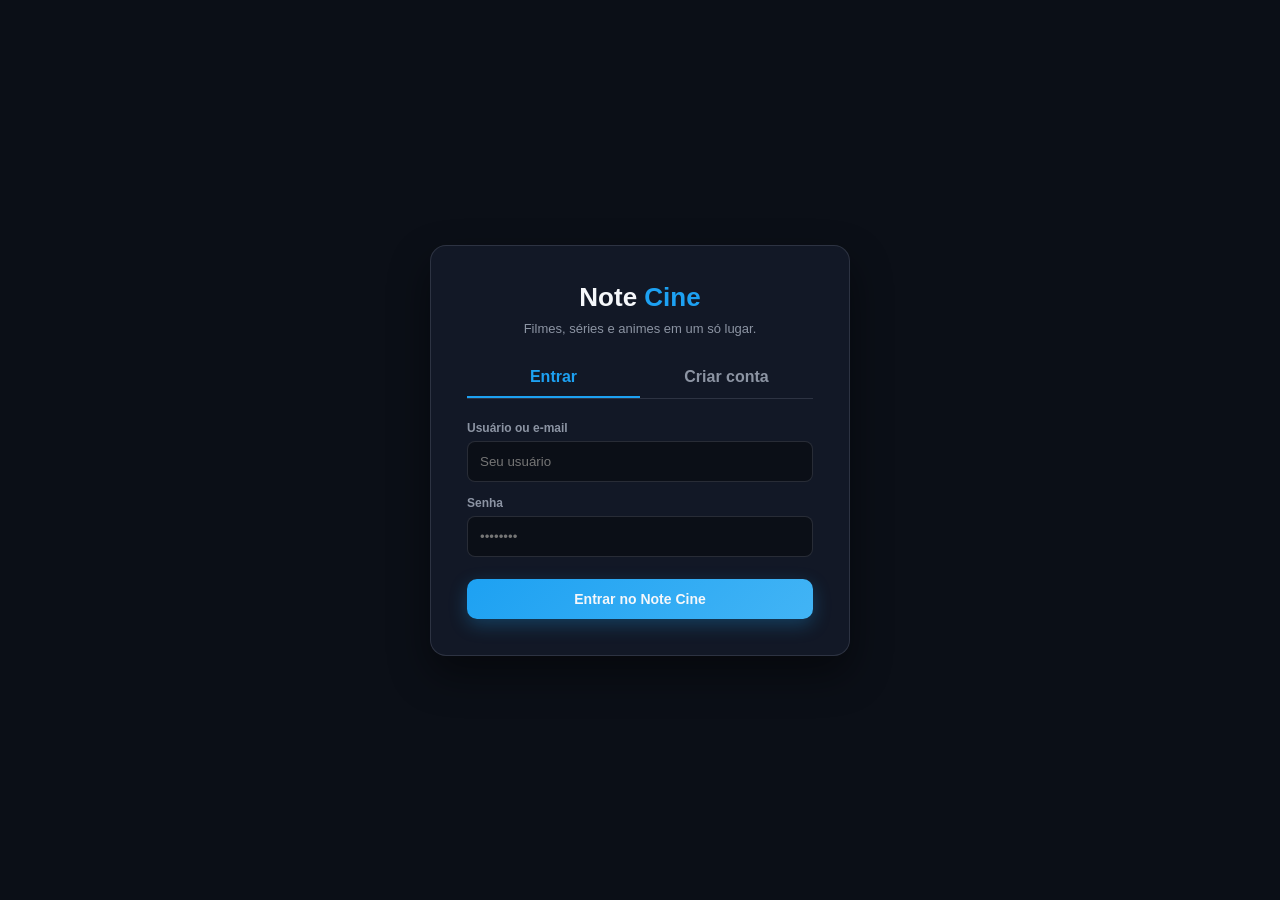
<file: perfil.html>
<!DOCTYPE html>
<html lang="pt-BR">
<head>
    <meta charset="UTF-8">
    <meta name="viewport" content="width=device-width, initial-scale=1.0">
    <title>Perfil — Note Cine</title>
    <link rel="stylesheet" href="https://cdnjs.cloudflare.com/ajax/libs/font-awesome/6.4.0/css/all.min.css">
    <link rel="stylesheet" href="theme.css">
    <style>
        /* =========================================================
           ALTURA DO BANNER DO PERFIL (EXPANDIDO)
           ========================================================= */
        .profile-banner {
            height: 270px !important; /* Exibe mais partes do GIF/Imagem */
            background-size: cover !important;
            background-position: center !important;
            border-radius: 16px 16px 0 0;
        }

        @media (max-width: 768px) {
            .profile-banner {
                height: 180px !important;
            }
        }

        /* =========================================================
           ESTILOS EXCLUSIVOS DO MODAL DE PERSONALIZAÇÃO PREMIUM
           ========================================================= */
        .decor-modal-content {
            max-width: 860px !important;
            width: 92% !important;
            background: #0f172a !important;
            border: 1px solid rgba(255, 255, 255, 0.12) !important;
            border-radius: 16px !important;
            padding: 24px !important;
            box-shadow: 0 25px 50px -12px rgba(0, 0, 0, 0.75) !important;
            color: #f8fafc !important;
        }

        .decor-layout-split {
            display: grid !important;
            grid-template-columns: 280px 1fr !important;
            gap: 24px !important;
            margin-top: 16px !important;
            text-align: left;
        }

        @media (max-width: 768px) {
            .decor-layout-split {
                grid-template-columns: 1fr !important;
            }
        }

        /* Coluna de Prévia */
        .decor-preview-column {
            background: #1e293b;
            padding: 16px;
            border-radius: 12px;
            border: 1px solid rgba(255, 255, 255, 0.05);
            display: flex;
            flex-direction: column;
            gap: 12px;
        }

        .decor-section-title {
            font-size: 12px;
            font-weight: 700;
            color: #94a3b8;
            text-transform: uppercase;
            letter-spacing: 0.8px;
            margin: 0;
        }

        .premium-preview-card {
            background: #0f172a;
            border-radius: 12px;
            overflow: hidden;
            border: 1px solid rgba(255, 255, 255, 0.1);
            position: relative;
        }

        .preview-banner {
            height: 110px;
            background: linear-gradient(135deg, var(--accent, #3b82f6), #1e1b4b);
            background-size: cover;
            background-position: center;
        }

        .preview-avatar-row {
            padding: 12px 16px 16px 16px;
            display: flex;
            align-items: flex-end;
            gap: 12px;
            margin-top: -30px;
        }

        .preview-avatar-wrap {
            position: relative;
            width: 60px;
            height: 60px;
            flex-shrink: 0;
        }

        .preview-avatar-wrap .avatar {
            width: 60px;
            height: 60px;
            border-radius: 50%;
            background: #334155;
            display: flex;
            align-items: center;
            justify-content: center;
            font-size: 22px;
            font-weight: bold;
            color: #fff;
            background-size: cover;
            background-position: center;
            border: 3px solid #0f172a;
        }

        .preview-name-info {
            display: flex;
            flex-direction: column;
            gap: 2px;
        }

        .preview-name-info strong {
            color: #fff;
            font-size: 15px;
            line-height: 1.2;
        }

        .preview-live-badge {
            font-size: 11px;
            color: var(--accent, #3b82f6);
            font-weight: 600;
        }

        /* Coluna de Edição */
        .decor-scroll-container {
            max-height: 480px;
            overflow-y: auto;
            padding-right: 8px;
            display: flex;
            flex-direction: column;
            gap: 16px;
        }

        .decor-scroll-container::-webkit-scrollbar {
            width: 6px;
        }
        .decor-scroll-container::-webkit-scrollbar-thumb {
            background: #334155;
            border-radius: 4px;
        }

        .decor-editor-card {
            background: #1e293b;
            padding: 16px;
            border-radius: 12px;
            border: 1px solid rgba(255, 255, 255, 0.05);
        }

        .editor-card-title {
            font-size: 14px;
            font-weight: 600;
            color: #f1f5f9;
            margin: 0 0 4px 0;
            display: flex;
            align-items: center;
            gap: 8px;
        }

        .editor-card-subtitle {
            font-size: 12px;
            color: #94a3b8;
            margin: 0 0 12px 0;
        }

        .file-selectors-group input[type="file"] {
            display: none !important;
        }

        .btn-file-label {
            display: inline-flex;
            align-items: center;
            gap: 8px;
            padding: 9px 16px;
            background: #334155;
            color: #f8fafc;
            border-radius: 8px;
            cursor: pointer;
            font-size: 13px;
            font-weight: 500;
            transition: all 0.2s ease;
        }

        .btn-file-label:hover {
            background: #475569;
            color: #ffffff;
        }

        .file-selected-name {
            display: block;
            font-size: 11px;
            color: #64748b;
            margin-top: 6px;
        }

        .decor-options-grid {
            display: grid;
            grid-template-columns: repeat(auto-fill, minmax(110px, 1fr));
            gap: 10px;
            margin-top: 10px;
        }

        .decor-card-option {
            background: #0f172a;
            border: 2px solid transparent;
            border-radius: 10px;
            padding: 10px 8px;
            color: #cbd5e1;
            cursor: pointer;
            display: flex;
            flex-direction: column;
            align-items: center;
            justify-content: center;
            gap: 6px;
            font-size: 12px;
            font-weight: 500;
            transition: all 0.2s ease;
            text-align: center;
        }

        .decor-card-option:hover {
            background: #1e293b;
            border-color: #475569;
            color: #fff;
        }

        .decor-card-option.is-selected {
            border-color: var(--accent, #3b82f6);
            background: rgba(59, 130, 246, 0.12);
            color: #ffffff;
            box-shadow: 0 0 12px rgba(59, 130, 246, 0.25);
        }

        .accent-swatches-premium {
            display: flex;
            gap: 12px;
            flex-wrap: wrap;
            margin-top: 10px;
        }

        .accent-swatch-premium-btn {
            width: 34px;
            height: 34px;
            border-radius: 50%;
            border: 2px solid transparent;
            cursor: pointer;
            transition: transform 0.2s ease, border-color 0.2s ease, box-shadow 0.2s ease;
        }

        .accent-swatch-premium-btn:hover {
            transform: scale(1.15);
        }

        .accent-swatch-premium-btn.is-selected {
            border-color: #ffffff !important;
            box-shadow: 0 0 12px rgba(255, 255, 255, 0.6);
            transform: scale(1.1);
        }

        .decor-footer-actions {
            display: flex;
            gap: 12px;
            margin-top: 16px;
        }

        .decor-footer-actions .btn-submit {
            flex: 1;
        }
    </style>
</head>
<body>

    <header class="site-header">
        <div class="header-left">
            <button type="button" class="nav-back" onclick="goBack()"><i class="fa-solid fa-arrow-left"></i> Voltar</button>
            <a href="index.html" class="brand"><i class="fa-solid fa-clapperboard"></i> Note <em>Cine</em></a>
        </div>
        <div class="header-right" id="header-controls">
            <button type="button" class="theme-toggle-btn" id="theme-toggle" title="Alternar modo claro/escuro"><i class="fa-solid fa-moon"></i></button>
            <a href="favoritos.html" class="btn-ghost" id="nav-favs-link"><i class="fa-solid fa-heart"></i> Favoritos</a>
            <a href="perfil.html" class="user-btn" id="user-avatar-btn" title="Perfil">U</a>
        </div>
    </header>

    <div class="container-narrow">
        <!-- HERO DO PERFIL -->
        <div class="profile-hero" id="profile-hero">
            <div class="profile-banner no-banner" id="profile-banner"></div>
            <div class="profile-hero-inner">
                <div class="profile-avatar-zone">
                    <div class="avatar-effect" id="avatar-effect"></div>
                    <div class="avatar-frame-wrap" id="avatar-frame-wrap">
                        <div class="avatar profile-avatar" id="user-avatar">?</div>
                    </div>
                </div>
                <div class="profile-head-info">
                    <div class="profile-name-row">
                        <h2 id="user-name">Carregando...</h2>
                        <span class="role-badge" id="user-role">Carregando...</span>
                    </div>
                    <p class="bio" id="user-bio">Ainda não há uma biografia cadastrada.</p>
                </div>
                <div class="profile-actions" id="profile-action-buttons">
                    <button type="button" class="btn-edit" onclick="openProfileModal()"><i class="fa-solid fa-pen"></i> Editar Perfil</button>
                    <button type="button" class="btn-edit premium-decor-btn" id="btn-decor" style="display:none;" onclick="openDecorModal()"><i class="fa-solid fa-wand-magic-sparkles"></i> Decorar Perfil</button>
                    <a href="admin.html" class="btn-edit" id="admin-link" style="display:none;"><i class="fa-solid fa-screwdriver-wrench"></i> Admin</a>
                </div>
            </div>
        </div>

        <!-- UPSALE PARA PLANOS BÁSICOS -->
        <div class="premium-upsell" id="premium-upsell" style="display:none;">
            <i class="fa-solid fa-crown"></i>
            <p>O <strong>plano Cinéfilo</strong> desbloqueia banner personalizado, GIF, molduras de avatar, efeitos especiais e cores exclusivas. <strong>Seja Cinéfilo para liberar a personalização premium!</strong></p>
        </div>

        <!-- STATS DO PERFIL -->
        <div class="profile-stats-card" id="profile-stats" style="margin-bottom: 28px;">
            <div class="stat-item">
                <span class="stat-icon"><i class="fa-solid fa-clapperboard"></i></span>
                <div class="stat-info">
                    <span class="stat-val" id="stat-movies-count">0</span>
                    <span class="stat-lbl">Filmes no Perfil</span>
                </div>
            </div>
            <div class="stat-item">
                <span class="stat-icon"><i class="fa-solid fa-star"></i></span>
                <div class="stat-info">
                    <span class="stat-val" id="stat-rating-avg">0.0</span>
                    <span class="stat-lbl">Média de Notas</span>
                </div>
            </div>
            <div class="stat-item">
                <span class="stat-icon"><i class="fa-solid fa-message"></i></span>
                <div class="stat-info">
                    <span class="stat-val" id="stat-reviews-count">0</span>
                    <span class="stat-lbl">Críticas Escritas</span>
                </div>
            </div>
            <div class="stat-item">
                <span class="stat-icon"><i class="fa-solid fa-calendar-day"></i></span>
                <div class="stat-info">
                    <span class="stat-val" id="stat-joined-date">—</span>
                    <span class="stat-lbl">Membro Desde</span>
                </div>
            </div>
            <div class="stat-item plan-stat-card-wrap">
                <span class="stat-icon"><i class="fa-solid fa-crown"></i></span>
                <div class="stat-info">
                    <span class="stat-val plan-badge-text-val" id="stat-plan-name">Visitante</span>
                    <span class="stat-lbl">Plano Atual</span>
                </div>
            </div>
        </div>

        <div class="section-header">
            <div class="section-title"><i class="fa-solid fa-clapperboard"></i> Filmes no Perfil</div>
        </div>
        <div class="slots-grid" id="movies-grid"></div>
        
        <div class="section-header" style="margin-top: 30px;">
            <div class="section-title"><i class="fa-solid fa-masks-theater"></i> Personagens Favoritos</div>
        </div>
        <div class="slots-grid" id="characters-grid"></div>

        <!-- SEÇÃO DE CRÍTICAS DO USUÁRIO -->
        <div class="section-header" style="margin-top: 30px;">
            <div class="section-title"><i class="fa-solid fa-message"></i> Críticas Públicas</div>
        </div>
        <div class="reviews-list profile-reviews-list" id="profile-reviews-list" style="margin-top: 15px;">
            <!-- Críticas renderizadas aqui -->
        </div>
    </div>

    <!-- MODAL: EDITAR PERFIL BÁSICO -->
    <div class="modal-overlay" id="modal-profile">
        <div class="modal-content">
            <button type="button" class="btn-close-modal" onclick="closeModals()"><i class="fa-solid fa-xmark"></i></button>
            <h3 style="color:var(--nc-white); margin-bottom:20px;">Editar Perfil</h3>
            
            <div class="form-group">
                <label>Foto de Perfil (Envie do PC)</label>
                <input type="file" id="edit-avatar" accept="image/*">
            </div>
            
            <div class="form-group">
                <label>Sua Biografia</label>
                <textarea id="edit-bio" rows="4" placeholder="Escreva algo sobre você..."></textarea>
            </div>
            <button type="button" class="btn-submit" onclick="saveProfile()"><i class="fa-solid fa-floppy-disk"></i> Salvar Perfil</button>
        </div>
    </div>

    <!-- MODAL: DECORAR PERFIL (PREMIUM/ADM) -->
    <div class="modal-overlay" id="modal-decor">
        <div class="modal-content decor-modal-content">
            <button type="button" class="btn-close-modal" onclick="closeModals()"><i class="fa-solid fa-xmark"></i></button>
            <h3 style="color:var(--nc-white); margin-bottom:4px;"><i class="fa-solid fa-wand-magic-sparkles" style="color:var(--nc-gold);"></i> Personalização Premium</h3>
            <p style="color:var(--nc-grey); font-size:12px; margin-bottom:12px;">Estilize seu perfil com recursos inspirados no Discord e Riot Games.</p>

            <div class="decor-layout-split">
                <!-- COLUNA PREVIA -->
                <div class="decor-preview-column">
                    <h4 class="decor-section-title">Prévia Ao Vivo</h4>
                    <div class="premium-preview-card" id="decor-live-card">
                        <div class="preview-banner" id="preview-live-banner"></div>
                        <div class="preview-avatar-row">
                            <div class="preview-avatar-wrap">
                                <div class="avatar-effect" id="preview-live-effect"></div>
                                <div class="avatar-frame-wrap" id="preview-live-frame-wrap">
                                    <div class="avatar profile-avatar" id="preview-live-avatar">?</div>
                                </div>
                            </div>
                            <div class="preview-name-info">
                                <strong id="preview-live-username">Username</strong>
                                <span class="preview-live-badge" id="preview-live-role">Plano</span>
                            </div>
                        </div>
                    </div>
                </div>

                <!-- COLUNA FORMULARIO -->
                <div class="decor-form-column">
                    <div class="decor-scroll-container">
                        <!-- BANNER CARD -->
                        <div class="decor-editor-card">
                            <h4 class="editor-card-title"><i class="fa-solid fa-image"></i> Banner do Perfil</h4>
                            <p class="editor-card-subtitle">Selecione uma Imagem ou GIF animado.</p>
                            <div class="file-selectors-group">
                                <div class="form-group-inline">
                                    <label for="decor-banner" class="btn-file-label"><i class="fa-solid fa-upload"></i> Escolher Imagem/GIF</label>
                                    <input type="file" id="decor-banner" accept="image/*,image/gif" onchange="previewDecorFile('banner')">
                                </div>
                                <span class="file-selected-name" id="banner-file-name">Nenhum arquivo selecionado</span>
                            </div>
                        </div>

                        <!-- AVATAR CARD -->
                        <div class="decor-editor-card">
                            <h4 class="editor-card-title"><i class="fa-solid fa-user"></i> Alterar Avatar</h4>
                            <div class="file-selectors-group">
                                <div class="form-group-inline">
                                    <label for="decor-avatar-file" class="btn-file-label"><i class="fa-solid fa-upload"></i> Nova Foto</label>
                                    <input type="file" id="decor-avatar-file" accept="image/*" onchange="previewDecorFile('avatar')">
                                </div>
                                <span class="file-selected-name" id="avatar-file-name">Nenhum arquivo selecionado</span>
                            </div>
                        </div>

                        <!-- MOLDURAS CARD -->
                        <div class="decor-editor-card">
                            <h4 class="editor-card-title"><i class="fa-solid fa-circle-user"></i> Galeria de Molduras</h4>
                            <div class="decor-options-grid" id="frame-options">
                                <button type="button" class="decor-card-option" data-frame="none">Sem moldura</button>
                                <button type="button" class="decor-card-option" data-frame="gold">👑 Dourada</button>
                                <button type="button" class="decor-card-option" data-frame="blue">💎 Azul Cristal</button>
                                <button type="button" class="decor-card-option" data-frame="neon">⚡ Luz Neon</button>
                                <button type="button" class="decor-card-option" data-frame="rainbow">🌈 Arco-íris</button>
                            </div>
                        </div>

                        <!-- EFEITOS CARD -->
                        <div class="decor-editor-card">
                            <h4 class="editor-card-title"><i class="fa-solid fa-sparkles"></i> Efeitos Especiais</h4>
                            <div class="decor-options-grid" id="effect-options">
                                <button type="button" class="decor-card-option" data-effect="none">Sem efeito</button>
                                <button type="button" class="decor-card-option" data-effect="glow">✨ Glow</button>
                                <button type="button" class="decor-card-option" data-effect="neon">⚡ Neon</button>
                                <button type="button" class="decor-card-option" data-effect="rainbow">🌈 Arco-íris</button>
                                <button type="button" class="decor-card-option" data-effect="particles">💫 Partículas</button>
                                <button type="button" class="decor-card-option" data-effect="shine">⭐ Brilho</button>
                                <button type="button" class="decor-card-option" data-effect="fire">🔥 Fogo</button>
                                <button type="button" class="decor-card-option" data-effect="ice">❄️ Gelo</button>
                                <button type="button" class="decor-card-option" data-effect="galaxy">🌌 Galáxia</button>
                            </div>
                        </div>

                        <!-- CORES CARD -->
                        <div class="decor-editor-card">
                            <h4 class="editor-card-title"><i class="fa-solid fa-palette"></i> Cor de Destaque</h4>
                            <div class="accent-swatches-premium" id="accent-options"></div>
                        </div>
                    </div>

                    <!-- CONTROL BUTTONS -->
                    <div class="decor-footer-actions">
                        <button type="button" class="btn-submit btn-save-decor-premium" id="btn-save-decor" onclick="saveDecor()">
                            <i class="fa-solid fa-floppy-disk"></i> <span id="btn-save-decor-text">Salvar Decoração</span>
                        </button>
                        <button type="button" class="btn-secondary" style="justify-content:center;" onclick="removeDecor()">
                            <i class="fa-solid fa-broom"></i> Remover
                        </button>
                    </div>
                </div>
            </div>
        </div>
    </div>

    <!-- MODAL: ADICIONAR PERSONAGEM -->
    <div class="modal-overlay" id="modal-character">
        <div class="modal-content">
            <button type="button" class="btn-close-modal" onclick="closeModals()"><i class="fa-solid fa-xmark"></i></button>
            <h3 style="color:var(--nc-white); margin-bottom:20px;" id="char-modal-title">Adicionar Personagem</h3>
            
            <div class="form-group">
                <label>Foto do Personagem</label>
                <input type="file" id="char-image" accept="image/*">
            </div>
            <div class="form-group">
                <label>Nome do Personagem</label>
                <input type="text" id="char-name" placeholder="Ex: Batman">
            </div>
            <div class="form-group">
                <label>Obra de Origem / Motivo</label>
                <textarea id="char-reason" rows="3" placeholder="Ex: Filme The Batman (2022)..."></textarea>
            </div>
            
            <div style="display:flex; gap:10px;">
                <button type="button" class="btn-submit" onclick="saveCharacter()">Salvar no Slot</button>
                <button type="button" class="btn-secondary btn-danger-action" id="btn-delete-char" style="display:none;" onclick="deleteCharacter()">Excluir</button>
            </div>
        </div>
    </div>

    <div id="toast-notification" role="status"></div>

    <script src="js/plans.js"></script>
    <script src="js/config.js"></script>
    <script src="js/api.js"></script>
    <script src="js/theme.js"></script>
    <script src="js/storage.js"></script>
    <script src="js/components.js"></script>
    <script>
        let currentUser = null;
        let targetUser = '';
        let isOwnProfile = true;
        let profileUserId = null;
        
        let localProfileData = null;
        let selectedFrame = 'none';
        let selectedEffect = 'none';
        let selectedAccent = '#3B82F6';

        const ACCENTS = [
            { name: 'Azul Padrão', value: '#3B82F6' },
            { name: 'Roxo Nitro', value: '#5865F2' },
            { name: 'Dourado Premium', value: '#F5C542' },
            { name: 'Rosa Neon', value: '#FF007F' },
            { name: 'Verde Esmeralda', value: '#10B981' },
            { name: 'Carmesim', value: '#EF4444' },
            { name: 'Turquesa', value: '#06B6D4' }
        ];

        document.addEventListener('DOMContentLoaded', async () => {
            currentUser = requireAuth();
            if (!currentUser) return;

            // Inicializa o botão de alternar tema
            const themeToggleBtn = document.getElementById('theme-toggle');
            if (themeToggleBtn) {
                function updateThemeIcon() {
                    const currentTheme = ThemeManager.getEffectiveTheme();
                    const icon = themeToggleBtn.querySelector('i');
                    icon.className = currentTheme === 'dark' ? 'fa-solid fa-moon' : 'fa-solid fa-sun';
                }
                themeToggleBtn.addEventListener('click', () => {
                    ThemeManager.toggleTheme();
                    updateThemeIcon();
                });
                window.addEventListener('themechange', updateThemeIcon);
                updateThemeIcon();
            }

            const urlParams = new URLSearchParams(window.location.search);
            targetUser = urlParams.get('username') || '';

            if (!targetUser || targetUser.toLowerCase() === currentUser.username.toLowerCase()) {
                isOwnProfile = true;
                targetUser = currentUser.username;
            } else {
                isOwnProfile = false;
            }

            await loadProfileData();
        });

        // Retorna todos os filmes/favoritos sem ocultar nada
        function filterProfileMoviesOnly(rawMovies) {
            if (!Array.isArray(rawMovies)) return [];
            return rawMovies;
        }

        async function loadProfileData() {
            try {
                const res = await fetch(`api.php?action=get_profile_data&username=${encodeURIComponent(targetUser)}`);
                const data = await res.json();

                if (!data.success) {
                    showToast(data.message, 'error');
                    setTimeout(() => { window.location.href = 'index.html'; }, 2000);
                    return;
                }

                localProfileData = data;
                profileUserId = data.user.id;

                // =================================================================
                // BUSCA OBRIGATÓRIA DA API DO SERVIDOR (BANCO DE DADOS REAL)
                // =================================================================
                // O perfil DEVE mostrar apenas os filmes da tabela top_movies.
                // Não deve haver fallback para favoritos ou outras listas, senão
                // o usuário verá filmes no perfil que ele nunca adicionou ali.
                let serverMovies = [];

                if (Array.isArray(data.top_movies)) {
                    serverMovies = data.top_movies;
                }

                localProfileData.movies = serverMovies;
                // =================================================================

                document.getElementById('user-name').innerText = data.user.username;
                document.title = `${data.user.username} — Note Cine`;
                document.getElementById('user-role').innerText = NoteCinePlans.roleBadgeText(data.user.role);
                document.getElementById('user-role').className = `role-badge role-${data.user.role === 'admin' ? 'admin' : (data.user.role === 'cinefilo' ? 'gold' : 'user')}`;

                document.getElementById('user-bio').innerText = data.user.bio || "Ainda não há uma biografia cadastrada.";

                const avatarEl = document.getElementById('user-avatar');
                if (data.user.avatar_url) {
                    avatarEl.innerText = '';
                    avatarEl.style.backgroundImage = `url(${data.user.avatar_url})`;
                } else {
                    avatarEl.innerText = data.user.username.charAt(0).toUpperCase();
                    avatarEl.style.backgroundImage = '';
                }

                const bannerEl = document.getElementById('profile-banner');
                if (data.user.banner_url) {
                    bannerEl.style.backgroundImage = `url(${data.user.banner_url})`;
                    bannerEl.classList.remove('no-banner');
                    bannerEl.classList.add('has-banner');
                } else {
                    bannerEl.style.backgroundImage = '';
                    bannerEl.classList.remove('has-banner');
                    bannerEl.classList.add('no-banner');
                }

                const frameEl = document.getElementById('avatar-frame-wrap');
                frameEl.className = 'avatar-frame-wrap';
                if (data.user.avatar_frame && data.user.avatar_frame !== 'none') {
                    frameEl.classList.add(`frame-${data.user.avatar_frame}`);
                }

                const effectEl = document.getElementById('avatar-effect');
                effectEl.className = 'avatar-effect';
                if (data.user.profile_effect && data.user.profile_effect !== 'none') {
                    effectEl.classList.add(`effect-${data.user.profile_effect}`);
                }

                const hero = document.getElementById('profile-hero');
                hero.style.setProperty('--accent', data.user.accent_color || '#3B82F6');

                const isPremium = (data.user.role === 'cinefilo' || data.user.role === 'vip' || data.user.role === 'admin' || data.user.role === 'nitro');
                if (isOwnProfile) {
                    document.getElementById('profile-action-buttons').style.display = 'flex';
                    if (currentUser.role === 'admin') {
                        document.getElementById('admin-link').style.display = 'inline-flex';
                    }
                    if (isPremium) {
                        document.getElementById('btn-decor').style.display = 'inline-flex';
                        document.getElementById('premium-upsell').style.display = 'none';
                    } else {
                        document.getElementById('btn-decor').style.display = 'none';
                        document.getElementById('premium-upsell').style.display = 'flex';
                    }
                } else {
                    document.getElementById('profile-action-buttons').style.display = 'none';
                    document.getElementById('premium-upsell').style.display = 'none';
                }

                const userBtn = document.getElementById('user-avatar-btn');
                if (userBtn) {
                    userBtn.textContent = currentUser.username.charAt(0).toUpperCase();
                    const curUserRes = await fetch('api.php?action=get_current_user');
                    const curUserData = await curUserRes.json();
                    if (curUserData.success && curUserData.user.avatar_url) {
                        userBtn.textContent = '';
                        userBtn.style.backgroundImage = `url(${curUserData.user.avatar_url})`;
                    }
                }

                await renderStatsAndFavorites();
                await renderMoviesGrid();
                renderCharactersGrid();
                renderReviews();
            } catch (e) {
                console.error(e);
            }
        }

        async function renderStatsAndFavorites() {
            const rawMovies = localProfileData.movies || [];
            const profileMovies = filterProfileMoviesOnly(rawMovies);
            
            document.getElementById('stat-movies-count').innerText = profileMovies.length;

            const reviews = localProfileData.reviews || [];
            document.getElementById('stat-reviews-count').innerText = reviews.length;

            if (reviews.length > 0) {
                const sum = reviews.reduce((acc, r) => acc + parseFloat(r.rating || 0), 0);
                document.getElementById('stat-rating-avg').innerText = (sum / reviews.length).toFixed(1);
            } else {
                document.getElementById('stat-rating-avg').innerText = '0.0';
            }

            const joinedDate = new Date(localProfileData.user.created_at);
            document.getElementById('stat-joined-date').innerText = joinedDate.toLocaleDateString('pt-BR', { month: 'short', year: 'numeric' });

            const plan = NoteCinePlans.getPlan(localProfileData.user.role);
            document.getElementById('stat-plan-name').innerText = plan.label;
        }

        async function renderMoviesGrid() {
            const grid = document.getElementById('movies-grid');
            grid.innerHTML = '';

            const rawMovies = localProfileData.movies || [];
            const profileMovies = filterProfileMoviesOnly(rawMovies);

            const userPlan = NoteCinePlans.getPlan(localProfileData.user.role);
            const totalSlots = userPlan.unlimited ? Math.max(profileMovies.length + 1, 5) : userPlan.maxSlots;

            // O api.php distribui slot_position começando em 1. Slots fora dessa
            // faixa (ex.: 0 em registros antigos ou null) entram como "sem posição".
            const inRange = (m) => {
                const p = parseInt(m.slot_position, 10);
                return Number.isInteger(p) && p >= 1 && p <= totalSlots;
            };
            const positioned = profileMovies.filter(inRange);
            const unpositioned = profileMovies.filter(m => !inRange(m));

            const used = new Set();

            for (let slot = 1; slot <= totalSlots; slot++) {
                let movie = positioned.find(m => parseInt(m.slot_position, 10) === slot && !used.has(m));

                if (!movie && unpositioned.length) {
                    movie = unpositioned.find(m => !used.has(m));
                }

                if (movie) {
                    used.add(movie);
                    const posterUrlToUse = typeof normalizePosterUrl === 'function' ? normalizePosterUrl(movie) : (movie.poster || movie.poster_url);
                    const card = document.createElement('div');
                    card.className = 'slot-card filled';
                    card.style.backgroundImage = `url(${posterUrlToUse})`;
                    card.innerHTML = `<div class="overlay"><h4>${esc(movie.title)}</h4></div>`;
                    card.onclick = () => {
                        // Extrai o ID numérico e o tipo do composite ID
                        let movieId = movie.id || movie.movie_id || '';
                        let mediaType = movie.media_type || 'movie';
                        
                        // Se é um composite ID (formato: "movie:550"), separa o tipo e o ID
                        if (movieId && movieId.toString().includes(':')) {
                            const parts = movieId.toString().split(':');
                            mediaType = parts[0];
                            movieId = parts[1];
                        }
                        
                        window.location.href = `filme.html?id=${encodeURIComponent(movieId)}&type=${encodeURIComponent(mediaType)}`;
                    };
                    grid.appendChild(card);
                } else {
                    const card = document.createElement('div');
                    card.className = 'slot-card empty';
                    if (isOwnProfile) {
                        card.innerHTML = `<i class="fa-solid fa-plus"></i><span>Adicionar Filme</span>`;
                        card.onclick = () => { window.location.href = 'index.html'; };
                    } else {
                        card.innerHTML = `<span>Livre</span>`;
                    }
                    grid.appendChild(card);
                }
            }
        }

        function renderCharactersGrid() {
            const grid = document.getElementById('characters-grid');
            grid.innerHTML = '';

            const characters = localProfileData.top_characters || [];
            const userPlan = NoteCinePlans.getPlan(localProfileData.user.role);
            const totalSlots = userPlan.unlimited ? Math.max(characters.length + 1, 5) : userPlan.maxSlots;

            for (let i = 0; i < totalSlots; i++) {
                const char = characters.find(c => parseInt(c.slot_position) === i);
                if (char) {
                    const card = document.createElement('div');
                    card.className = 'slot-card filled';
                    card.style.backgroundImage = `url(${char.image_url})`;
                    card.innerHTML = `<div class="overlay"><h4>${esc(char.character_name)}</h4><p>${esc(char.work_origin)}</p></div>`;
                    if (isOwnProfile) {
                        card.onclick = () => { openCharModal(i, char); };
                    }
                    grid.appendChild(card);
                } else {
                    const card = document.createElement('div');
                    card.className = 'slot-card empty';
                    if (isOwnProfile) {
                        card.innerHTML = `<i class="fa-solid fa-user-plus"></i><span>Adicionar</span>`;
                        card.onclick = () => { openCharModal(i); };
                    } else {
                        card.innerHTML = `<span>Livre</span>`;
                    }
                    grid.appendChild(card);
                }
            }
        }

        function renderReviews() {
            const list = document.getElementById('profile-reviews-list');
            list.innerHTML = '';

            const reviews = localProfileData.reviews || [];
            if (reviews.length === 0) {
                list.innerHTML = '<p class="empty-msg" style="color:var(--nc-grey);">Nenhuma crítica pública escrita ainda.</p>';
                return;
            }

            list.innerHTML = reviews.map(r => {
                const mediaType = r.movie_id.startsWith('tv:') ? 'tv' : 'movie';
                const idOnly = r.movie_id.split(':')[1];
                return `
                    <article class="review-card">
                        <div class="review-head">
                            <div>
                                <strong style="cursor:pointer;color:var(--nc-blue);" onclick="window.location.href='filme.html?id=${idOnly}&type=${mediaType}'">
                                    Ver Título Relacionado
                                </strong>
                                <span class="review-date"><i class="fa-solid fa-calendar"></i> ${new Date(r.created_at).toLocaleDateString('pt-BR')}</span>
                            </div>
                            <span class="review-rating"><i class="fa-solid fa-star"></i> ${Number(r.rating).toFixed(1)}</span>
                        </div>
                        <h4 style="margin-top:6px;">${esc(r.title)}</h4>
                        <p>${esc(r.review_text)}</p>
                    </article>
                `;
            }).join('');
        }

        function esc(str) {
            return String(str ?? '').replace(/&/g, '&amp;').replace(/</g, '&lt;').replace(/>/g, '&gt;').replace(/"/g, '&quot;').replace(/'/g, '&#39;');
        }

        /* ---------- EDITAR PERFIL BÁSICO ---------- */
        function openProfileModal() {
            document.getElementById('edit-bio').value = localProfileData.user.bio || '';
            document.getElementById('modal-profile').style.display = 'flex';
        }

        async function saveProfile() {
            const bio = document.getElementById('edit-bio').value;
            const avatarInput = document.getElementById('edit-avatar');

            const formData = new FormData();
            formData.append('action', 'save_profile');
            formData.append('bio', bio);
            if (avatarInput.files && avatarInput.files[0]) {
                formData.append('avatar', avatarInput.files[0]);
            }

            try {
                const res = await fetch('api.php', { method: 'POST', body: formData });
                const data = await res.json();
                if (data.success) {
                    showToast('Perfil atualizado com sucesso!');
                    closeModals();
                    await loadProfileData();
                } else {
                    showToast(data.message, 'error');
                }
            } catch (e) {
                showToast('Erro ao salvar dados.', 'error');
            }
        }

        /* ---------- DECORAR PERFIL ---------- */
        function openDecorModal() {
            const dbDecor = localProfileData.user;
            selectedFrame = dbDecor.avatar_frame || 'none';
            selectedEffect = dbDecor.profile_effect || 'none';
            selectedAccent = dbDecor.accent_color || '#3B82F6';

            const liveAvatar = document.getElementById('preview-live-avatar');
            const liveUsername = document.getElementById('preview-live-username');
            const liveRole = document.getElementById('preview-live-role');
            
            liveUsername.textContent = dbDecor.username;
            liveRole.textContent = NoteCinePlans.roleBadgeText(dbDecor.role);

            if (dbDecor.avatar_url) {
                liveAvatar.textContent = '';
                liveAvatar.style.backgroundImage = `url(${dbDecor.avatar_url})`;
            } else {
                liveAvatar.textContent = dbDecor.username.charAt(0).toUpperCase();
                liveAvatar.style.backgroundImage = '';
            }

            const liveBanner = document.getElementById('preview-live-banner');
            if (dbDecor.banner_url) {
                liveBanner.style.backgroundImage = `url(${dbDecor.banner_url})`;
            } else {
                liveBanner.style.backgroundImage = '';
            }

            document.getElementById('banner-file-name').textContent = "Nenhum arquivo selecionado";
            document.getElementById('avatar-file-name').textContent = "Nenhum arquivo selecionado";

            renderAccentSwatches();
            updateDecorSelections();
            updateLivePreview();

            document.getElementById('modal-decor').style.display = 'flex';
        }

        function renderAccentSwatches() {
            const container = document.getElementById('accent-options');
            container.innerHTML = ACCENTS.map(a => `
                <button type="button" class="accent-swatch-premium-btn ${selectedAccent === a.value ? 'is-selected' : ''}"
                    style="background:${a.value};" data-accent="${a.value}" title="${a.name}" onclick="selectAccentColor('${a.value}')"></button>
            `).join('');
        }

        function selectAccentColor(color) {
            selectedAccent = color;
            document.querySelectorAll('#accent-options .accent-swatch-premium-btn').forEach(btn => {
                btn.classList.toggle('is-selected', btn.dataset.accent === color);
            });
            updateLivePreview();
        }

        function updateDecorSelections() {
            document.querySelectorAll('#frame-options .decor-card-option').forEach(btn => {
                btn.classList.toggle('is-selected', btn.dataset.frame === selectedFrame);
                btn.onclick = () => {
                    selectedFrame = btn.dataset.frame;
                    updateDecorSelections();
                    updateLivePreview();
                };
            });

            document.querySelectorAll('#effect-options .decor-card-option').forEach(btn => {
                btn.classList.toggle('is-selected', btn.dataset.effect === selectedEffect);
                btn.onclick = () => {
                    selectedEffect = btn.dataset.effect;
                    updateDecorSelections();
                    updateLivePreview();
                };
            });
        }

        function updateLivePreview() {
            const liveFrameWrap = document.getElementById('preview-live-frame-wrap');
            liveFrameWrap.className = 'avatar-frame-wrap';
            if (selectedFrame !== 'none') {
                liveFrameWrap.classList.add(`frame-${selectedFrame}`);
            }

            const liveEffect = document.getElementById('preview-live-effect');
            liveEffect.className = 'avatar-effect';
            if (selectedEffect !== 'none') {
                liveEffect.classList.add(`effect-${selectedEffect}`);
            }

            const liveCard = document.getElementById('decor-live-card');
            liveCard.style.setProperty('--accent', selectedAccent);
        }

        function previewDecorFile(type) {
            const input = type === 'banner' ? document.getElementById('decor-banner') : document.getElementById('decor-avatar-file');
            const nameLabel = type === 'banner' ? document.getElementById('banner-file-name') : document.getElementById('avatar-file-name');
            const previewEl = type === 'banner' ? document.getElementById('preview-live-banner') : document.getElementById('preview-live-avatar');

            if (input.files && input.files[0]) {
                const file = input.files[0];
                nameLabel.textContent = file.name;

                const reader = new FileReader();
                reader.onload = (e) => {
                    if (type === 'banner') {
                        previewEl.style.backgroundImage = `url(${e.target.result})`;
                    } else {
                        previewEl.textContent = '';
                        previewEl.style.backgroundImage = `url(${e.target.result})`;
                    }
                };
                reader.readAsDataURL(file);
            }
        }

        async function saveDecor() {
            const btn = document.getElementById('btn-save-decor');
            const btnText = document.getElementById('btn-save-decor-text');
            
            btn.classList.add('loading');
            btnText.textContent = "Salvando...";

            const bannerInput = document.getElementById('decor-banner');
            const avatarInput = document.getElementById('decor-avatar-file');

            const formData = new FormData();
            formData.append('action', 'save_decor');
            formData.append('frame', selectedFrame);
            formData.append('effect', selectedEffect);
            formData.append('accent', selectedAccent);

            if (bannerInput.files && bannerInput.files[0]) {
                formData.append('banner', bannerInput.files[0]);
            }
            if (avatarInput.files && avatarInput.files[0]) {
                formData.append('avatar', avatarInput.files[0]);
            }

            try {
                const res = await fetch('api.php', { method: 'POST', body: formData });
                const data = await res.json();
                
                if (data.success) {
                    showToast('Decoração aplicada com sucesso!');
                    closeModals();
                    await loadProfileData();
                } else {
                    showToast(data.message, 'error');
                }
            } catch (e) {
                showToast('Erro de rede ao salvar decoração.', 'error');
            } finally {
                btn.classList.remove('loading');
                btnText.textContent = "Salvar Decoração";
            }
        }

        async function removeDecor() {
            if (!confirm('Deseja mesmo remover todas as decorações premium?')) return;

            try {
                const res = await fetch('api.php?action=remove_decor');
                const data = await res.json();
                if (data.success) {
                    showToast('Decorações removidas.');
                    closeModals();
                    await loadProfileData();
                } else {
                    showToast(data.message, 'error');
                }
            } catch (e) {
                showToast('Erro de rede.', 'error');
            }
        }

        /* ---------- PERSONAGENS ---------- */
        let activeCharSlot = null;

        function openCharModal(slotIndex, charData = null) {
            activeCharSlot = slotIndex;
            document.getElementById('char-modal-title').innerText = charData ? 'Editar Personagem' : 'Adicionar Personagem';
            document.getElementById('char-name').value = charData ? charData.character_name : '';
            document.getElementById('char-reason').value = charData ? charData.work_origin : '';
            document.getElementById('char-image').value = '';
            
            if (charData) {
                document.getElementById('btn-delete-char').style.display = 'inline-flex';
            } else {
                document.getElementById('btn-delete-char').style.display = 'none';
            }
            
            document.getElementById('modal-character').style.display = 'flex';
        }

        async function saveCharacter() {
            const name = document.getElementById('char-name').value.trim();
            const reason = document.getElementById('char-reason').value.trim();
            const imageInput = document.getElementById('char-image');

            if (!name) {
                alert('Escreva o nome do personagem!');
                return;
            }

            const formData = new FormData();
            formData.append('action', 'save_character');
            formData.append('slot_position', activeCharSlot);
            formData.append('name', name);
            formData.append('work', reason);

            if (imageInput.files && imageInput.files[0]) {
                formData.append('char_image', imageInput.files[0]);
            } else {
                const char = (localProfileData.top_characters || []).find(c => parseInt(c.slot_position) === activeCharSlot);
                if (!char) {
                    alert('Selecione uma imagem para o personagem!');
                    return;
                }
            }

            try {
                const res = await fetch('api.php', { method: 'POST', body: formData });
                const data = await res.json();
                if (data.success) {
                    showToast('Personagem salvo!');
                    closeModals();
                    await loadProfileData();
                } else {
                    showToast(data.message, 'error');
                }
            } catch (e) {
                showToast('Erro ao salvar personagem.', 'error');
            }
        }

        async function deleteCharacter() {
            if (!confirm('Deseja excluir este personagem do slot?')) return;

            const formData = new FormData();
            formData.append('action', 'delete_character');
            formData.append('slot_position', activeCharSlot);

            try {
                const res = await fetch('api.php', { method: 'POST', body: formData });
                const data = await res.json();
                if (data.success) {
                    showToast('Slot limpo.');
                    closeModals();
                    await loadProfileData();
                }
            } catch (e) {
                showToast('Erro de conexão.', 'error');
            }
        }

        function closeModals() {
            document.querySelectorAll('.modal-overlay').forEach(m => m.style.display = 'none');
        }

        document.querySelectorAll('.modal-overlay').forEach(m => {
            m.addEventListener('click', (e) => { if (e.target === m) closeModals(); });
        });
        document.querySelectorAll('.modal-content').forEach(c => {
            c.addEventListener('click', (e) => { e.stopPropagation(); });
        });
    </script>
</body>
</html>
</file>
<file: theme.css>
:root {
    --nc-bg: #0B0F17;
    --nc-blue: #1DA1F2;
    --nc-blue-hover: #42b4f5;
    --nc-gold: #F5C542;
    --nc-white: #F5F7FA;
    --nc-grey: #8C94A3;
    --nc-surface: #121826;
    --nc-surface-2: #1a2233;
    --nc-border: rgba(140, 148, 163, 0.22);
    --nc-danger: #ff5c5c;
    --nc-radius: 12px;
    --nc-shadow: 0 18px 40px rgba(0, 0, 0, 0.45);
    --nc-shadow-soft: 0 10px 28px rgba(0, 0, 0, 0.35);
    --nc-transition: 0.3s cubic-bezier(0.4, 0, 0.2, 1);
    --nc-transition-fast: 0.18s ease;
    --nc-glass: rgba(18, 24, 38, 0.72);
    --nc-gold-soft: rgba(245, 197, 66, 0.14);
    --nc-blue-soft: rgba(29, 161, 242, 0.14);
    --nc-danger-soft: rgba(255, 92, 92, 0.14);
    --nc-white-soft: rgba(245, 247, 250, 0.08);
}

/* Light mode shadow and styling overrides */
[data-theme="light"] {
    --nc-shadow: 0 8px 24px rgba(0, 0, 0, 0.08);
    --nc-shadow-soft: 0 4px 12px rgba(0, 0, 0, 0.06);
}

* { box-sizing: border-box; margin: 0; padding: 0; }

html { scrollbar-color: var(--nc-blue) var(--nc-surface); }
::-webkit-scrollbar { width: 10px; height: 10px; }
::-webkit-scrollbar-track { background: var(--nc-bg); }
::-webkit-scrollbar-thumb {
    background: linear-gradient(180deg, var(--nc-blue), #155f92);
    border-radius: 999px;
    border: 2px solid var(--nc-bg);
}
::-webkit-scrollbar-thumb:hover { background: var(--nc-blue-hover); }

::selection { background: var(--nc-blue); color: var(--nc-white); }

:focus-visible {
    outline: 2px solid var(--nc-gold);
    outline-offset: 2px;
}

body {
    background-color: var(--nc-bg);
    color: var(--nc-white);
    font-family: 'Segoe UI', Tahoma, Geneva, Verdana, sans-serif;
    min-height: 100vh;
    overflow-x: hidden;
}

a { color: var(--nc-blue); transition: color var(--nc-transition); }
a:hover { color: var(--nc-blue-hover); }

/* Header */
.site-header {
    position: sticky;
    top: 0;
    z-index: 1000;
    padding: 14px 32px;
    background: rgba(11, 15, 23, 0.82);
    backdrop-filter: blur(18px) saturate(1.4);
    -webkit-backdrop-filter: blur(18px) saturate(1.4);
    border-bottom: 1px solid var(--nc-border);
    box-shadow: 0 8px 32px rgba(0, 0, 0, 0.25);
    display: flex;
    justify-content: space-between;
    align-items: center;
    gap: 16px;
    flex-wrap: wrap;
}

/* Light mode header */
[data-theme="light"] .site-header {
    background: rgba(255, 255, 255, 0.95);
    backdrop-filter: blur(12px) saturate(1.2);
    -webkit-backdrop-filter: blur(12px) saturate(1.2);
    border-bottom: 1px solid #E5E7EB;
    box-shadow: 0 4px 12px rgba(0, 0, 0, 0.08);
}

.header-left { display: flex; align-items: center; gap: 28px; flex-wrap: wrap; }
.brand {
    position: relative;
    font-size: 22px;
    font-weight: 900;
    color: var(--nc-white);
    text-decoration: none;
    display: flex;
    align-items: center;
    gap: 10px;
    letter-spacing: 0.5px;
}

[data-theme="light"] .brand {
    color: #1F2937;
}

.brand i { color: var(--nc-gold); transition: transform var(--nc-transition-fast); }
.brand:hover i { transform: rotate(-8deg) scale(1.1); }
.brand em { color: var(--nc-blue); font-style: normal; background: linear-gradient(90deg, var(--nc-blue), var(--nc-blue-hover)); -webkit-background-clip: text; background-clip: text; -webkit-text-fill-color: transparent; }

.site-nav ul { display: flex; list-style: none; gap: 22px; flex-wrap: wrap; }
.site-nav a {
    position: relative;
    color: var(--nc-grey);
    text-decoration: none;
    font-weight: 600;
    font-size: 14px;
    padding: 4px 2px;
    transition: var(--nc-transition);
}

[data-theme="light"] .site-nav a {
    color: #6B7280;
}

[data-theme="light"] .site-nav a:hover,
[data-theme="light"] .site-nav a.active {
    color: #1F2937;
}

.site-nav a::after {
    content: '';
    position: absolute;
    left: 0;
    bottom: -4px;
    width: 0;
    height: 2px;
    border-radius: 2px;
    background: linear-gradient(90deg, var(--nc-blue), var(--nc-gold));
    transition: width var(--nc-transition);
}
.site-nav a:hover,
.site-nav a.active { color: var(--nc-white); }
.site-nav a:hover::after,
.site-nav a.active::after { width: 100%; }
.site-nav a.active { color: var(--nc-gold); }

.header-right { display: flex; align-items: center; gap: 16px; flex-wrap: wrap; }

.search-box { position: relative; }
.search-box input {
    background: var(--nc-surface);
    border: 1px solid var(--nc-border);
    padding: 10px 14px 10px 40px;
    border-radius: 999px;
    color: var(--nc-white);
    font-size: 13px;
    outline: none;
    width: min(220px, 55vw);
    transition: var(--nc-transition);
    box-shadow: inset 0 1px 3px rgba(0, 0, 0, 0.3);
}

[data-theme="light"] .search-box input {
    background: #FFFFFF;
    border: 1px solid #D1D5DB;
    color: #1F2937;
    box-shadow: inset 0 1px 3px rgba(0, 0, 0, 0.05);
}

.search-box input::placeholder { color: var(--nc-grey); }

[data-theme="light"] .search-box input::placeholder {
    color: #9CA3AF;
}

.search-box input:hover { border-color: var(--nc-blue-hover); }

[data-theme="light"] .search-box input:hover {
    border-color: #2563EB;
}

.search-box input:focus {
    width: min(280px, 70vw);
    border-color: var(--nc-blue);
    box-shadow: 0 0 0 3px var(--nc-blue-soft), inset 0 1px 3px rgba(0, 0, 0, 0.3);
    background: var(--nc-surface-2);
}

[data-theme="light"] .search-box input:focus {
    background: #F9FAFB;
    border-color: #2563EB;
    box-shadow: 0 0 0 3px rgba(37, 99, 235, 0.1), inset 0 1px 3px rgba(0, 0, 0, 0.03);
}

.search-box i {
    position: absolute;
    left: 14px;
    top: 50%;
    transform: translateY(-50%);
    color: var(--nc-grey);
    font-size: 14px;
    pointer-events: none;
    transition: color var(--nc-transition-fast);
}

[data-theme="light"] .search-box i {
    color: #9CA3AF;
}

.search-box:focus-within i { color: var(--nc-gold); }

[data-theme="light"] .search-box:focus-within i {
    color: #2563EB;
}

#search-results {
    position: absolute;
    top: calc(100% + 8px);
    right: 0;
    width: min(360px, 92vw);
    background: var(--nc-surface);
    border: 1px solid var(--nc-border);
    border-radius: var(--nc-radius);
    box-shadow: var(--nc-shadow);
    max-height: 380px;
    overflow-y: auto;
    display: none;
    z-index: 2000;
}
.search-item {
    display: flex;
    gap: 12px;
    padding: 10px 12px;
    cursor: pointer;
    transition: background var(--nc-transition);
}
.search-item:hover,
.search-item.focused { background: var(--nc-surface-2); }
.search-item img { width: 44px; height: 66px; object-fit: cover; border-radius: 6px; }
.search-item-info h5 { font-size: 13px; margin-bottom: 4px; }
.search-item-info span { font-size: 11px; color: var(--nc-grey); }
.search-empty, .search-loading { padding: 16px; color: var(--nc-grey); font-size: 13px; }

.search-section {
    border-top: 1px solid var(--nc-border);
    padding-top: 8px;
}

.search-section:first-child {
    border-top: none;
    padding-top: 0;
}

.search-section-title {
    font-size: 11px;
    font-weight: 700;
    color: var(--nc-grey);
    text-transform: uppercase;
    letter-spacing: 0.8px;
    padding: 0 12px 8px 12px;
    margin: 0;
}

.search-user-item {
    align-items: center;
}

.search-user-avatar {
    width: 44px;
    height: 44px;
    border-radius: 50%;
    object-fit: cover;
    flex-shrink: 0;
}

.search-user-stats {
    font-size: 11px;
    color: var(--nc-grey);
    display: block;
}

.user-controls {
    display: flex;
    align-items: center;
    gap: 10px;
    border-left: 1px solid var(--nc-border);
    padding-left: 16px;
}
.user-btn {
    width: 40px;
    height: 40px;
    border-radius: 50%;
    background: linear-gradient(135deg, var(--nc-blue), var(--nc-blue-hover));
    color: var(--nc-white);
    display: flex;
    justify-content: center;
    align-items: center;
    text-decoration: none;
    font-weight: bold;
    border: 2px solid var(--nc-white-soft);
    box-shadow: 0 4px 14px rgba(29, 161, 242, 0.35);
    background-size: cover;
    background-position: center;
    transition: var(--nc-transition);
    position: relative;
}
.user-btn:hover { transform: scale(1.08) rotate(4deg); box-shadow: 0 0 22px var(--nc-blue-soft); }

.btn-ghost,
.nav-back {
    color: var(--nc-blue);
    text-decoration: none;
    font-weight: 700;
    font-size: 14px;
    display: inline-flex;
    align-items: center;
    gap: 8px;
    background: none;
    border: none;
    cursor: pointer;
    font-family: inherit;
    transition: var(--nc-transition);
}
.btn-ghost:hover,
.nav-back:hover {
    color: var(--nc-blue-hover);
    transform: translateX(-2px);
}
.nav-back {
    background: var(--nc-white-soft);
    padding: 8px 14px;
    border-radius: 999px;
    border: 1px solid var(--nc-border);
    backdrop-filter: blur(6px);
    transition: var(--nc-transition);
}
.nav-back:hover {
    background: var(--nc-blue-soft);
    border-color: var(--nc-blue);
    color: var(--nc-blue-hover);
}

.logout-btn {
    background: var(--nc-danger-soft);
    color: var(--nc-danger);
    border: 1px solid rgba(255, 92, 92, 0.35);
    padding: 8px 12px;
    border-radius: 10px;
    cursor: pointer;
    font-weight: 700;
    font-size: 12px;
    transition: var(--nc-transition);
    display: inline-flex;
    align-items: center;
    gap: 6px;
}
.logout-btn:hover { background: var(--nc-danger); color: white; box-shadow: 0 4px 12px rgba(255, 92, 92, 0.4); }
.logout-btn:active { transform: scale(0.95); }

.theme-toggle-btn {
    background: var(--nc-white-soft);
    color: var(--nc-white);
    border: 1px solid var(--nc-border);
    width: 40px;
    height: 40px;
    border-radius: 50%;
    cursor: pointer;
    font-size: 16px;
    display: flex;
    align-items: center;
    justify-content: center;
    transition: var(--nc-transition);
    backdrop-filter: blur(6px);
    -webkit-backdrop-filter: blur(6px);
}
.theme-toggle-btn:hover {
    background: var(--nc-blue-soft);
    border-color: var(--nc-blue);
    color: var(--nc-blue);
    transform: rotate(20deg) scale(1.1);
    box-shadow: 0 0 18px var(--nc-blue-soft);
}
.theme-toggle-btn:active { transform: rotate(20deg) scale(0.95); }

.logout-btn:hover { background: var(--nc-danger); color: var(--nc-white); transform: translateY(-1px); box-shadow: 0 6px 16px rgba(255, 92, 92, 0.35); }

/* Hero */
.hero-banner {
    position: relative;
    width: 100%;
    min-height: 520px;
    background-color: var(--nc-surface);
    background-size: cover;
    background-position: center top;
    display: flex;
    align-items: flex-end;
    padding: 48px 40px 72px;
}

[data-theme="light"] .hero-banner {
    background-color: linear-gradient(135deg, #F3F4F6 0%, #E5E7EB 100%);
}

.hero-banner::before {
    content: '';
    position: absolute;
    inset: 0;
    background: linear-gradient(to right, var(--nc-bg) 18%, rgba(11, 15, 23, 0.55) 55%, transparent),
                linear-gradient(to top, var(--nc-bg) 8%, transparent 45%);
}

[data-theme="light"] .hero-banner::before {
    background: linear-gradient(to right, rgba(249, 250, 251, 0.85) 18%, rgba(249, 250, 251, 0.4) 55%, transparent),
                linear-gradient(to top, rgba(249, 250, 251, 0.6) 8%, transparent 45%);
}

.hero-content { position: relative; z-index: 2; max-width: 640px; }
.hero-badge {
    background: var(--nc-gold-soft);
    color: var(--nc-gold);
    border: 1px solid rgba(245, 197, 66, 0.45);
    padding: 6px 12px;
    border-radius: 999px;
    font-size: 11px;
    font-weight: 800;
    text-transform: uppercase;
    letter-spacing: 1px;
    animation: fadeUp 0.6s ease both;
}

[data-theme="light"] .hero-badge {
    background: rgba(37, 99, 235, 0.1);
    color: #2563EB;
    border: 1px solid rgba(37, 99, 235, 0.3);
}

.hero-title {
    font-size: clamp(28px, 5vw, 48px);
    font-weight: 900;
    margin: 14px 0 16px;
    line-height: 1.08;
    text-shadow: 0 8px 24px rgba(0, 0, 0, 0.65);
    animation: fadeUp 0.6s ease 0.08s both;
}

[data-theme="light"] .hero-title {
    color: #1F2937;
    text-shadow: 0 4px 12px rgba(0, 0, 0, 0.1);
}

.hero-desc { animation: fadeUp 0.6s ease 0.16s both; }
.hero-btns { animation: fadeUp 0.6s ease 0.24s both; }

@keyframes fadeUp {
    from { opacity: 0; transform: translateY(16px); }
    to { opacity: 1; transform: translateY(0); }
}
.hero-desc {
    font-size: 15px;
    color: var(--nc-grey);
    line-height: 1.65;
    margin-bottom: 22px;
    max-width: 560px;
}

[data-theme="light"] .hero-desc {
    color: #6B7280;
}

.hero-btns { display: flex; flex-wrap: wrap; gap: 12px; }

.btn-primary {
    position: relative;
    overflow: hidden;
    background: linear-gradient(135deg, var(--nc-blue), var(--nc-blue-hover));
    color: var(--nc-white);
    border: none;
    padding: 12px 22px;
    border-radius: 10px;
    font-weight: 800;
    font-size: 14px;
    cursor: pointer;
    display: inline-flex;
    align-items: center;
    gap: 8px;
    box-shadow: 0 6px 18px rgba(29, 161, 242, 0.28);
    transition: transform var(--nc-transition), box-shadow var(--nc-transition), filter var(--nc-transition);
}

[data-theme="light"] .btn-primary {
    background: linear-gradient(135deg, #2563EB, #1D4ED8);
    box-shadow: 0 4px 12px rgba(37, 99, 235, 0.25);
}

.btn-primary:hover {
    background: linear-gradient(135deg, var(--nc-blue-hover), var(--nc-blue));
    transform: translateY(-2px);
    box-shadow: 0 14px 28px rgba(29, 161, 242, 0.4);
    filter: saturate(1.1);
}

[data-theme="light"] .btn-primary:hover {
    background: linear-gradient(135deg, #1D4ED8, #1E40AF);
    box-shadow: 0 8px 20px rgba(37, 99, 235, 0.35);
}

.btn-primary:active { transform: translateY(0) scale(0.98); }
.btn-secondary {
    position: relative;
    overflow: hidden;
    background: var(--nc-white-soft);
    color: var(--nc-white);
    border: 1px solid var(--nc-border);
    padding: 12px 22px;
    border-radius: 10px;
    font-weight: 700;
    font-size: 14px;
    cursor: pointer;
    display: inline-flex;
    align-items: center;
    gap: 8px;
    backdrop-filter: blur(6px);
    transition: var(--nc-transition);
}

[data-theme="light"] .btn-secondary {
    background: #F3F4F6;
    color: #2563EB;
    border: 1px solid #D1D5DB;
}

[data-theme="light"] .btn-secondary:hover {
    background: #E5E7EB;
    border-color: #2563EB;
}

.btn-secondary:hover { background: var(--nc-surface-2); border-color: var(--nc-blue); transform: translateY(-2px); }
.btn-secondary:active { transform: translateY(0) scale(0.98); }

.btn-gold {
    position: relative;
    overflow: hidden;
    background: linear-gradient(135deg, var(--nc-gold), #e8b73a);
    color: #1a1400;
    border: none;
    padding: 12px 20px;
    border-radius: 10px;
    font-weight: 800;
    cursor: pointer;
    box-shadow: 0 6px 18px rgba(245, 197, 66, 0.3);
    transition: var(--nc-transition);
}
.btn-gold:hover { filter: brightness(1.08); transform: translateY(-2px); box-shadow: 0 12px 26px rgba(245, 197, 66, 0.4); }
.btn-gold:active { transform: translateY(0) scale(0.98); }

/* ==== ALTERAÇÕES DE LAYOUT (ITEM 2 DO PROMPT) ==== */
.page-container {
    max-width: 2000px;
    width: 98%;
    margin: -36px auto 48px;
    padding: 0 2vw 24px;
    position: relative;
    z-index: 3;
}

/* Carousels */
.category-section { margin-bottom: 42px; }
.section-title {
    font-size: 20px;
    font-weight: 800;
    color: var(--nc-white);
    margin-bottom: 16px;
    display: flex;
    align-items: center;
    gap: 10px;
}
.section-title i { color: var(--nc-blue); }
.highlight-title { color: var(--nc-gold); }

/* ==== ALTERAÇÕES DE LAYOUT (ITEM 2 DO PROMPT) ==== */
.carousel-wrapper {
    position: relative;
    padding: 0 2vw;
}
.carousel-viewport {
    overflow: hidden;
    cursor: grab;
    border-radius: var(--nc-radius);
}
.carousel-viewport.is-dragging { cursor: grabbing; }
.carousel-track {
    display: flex;
    gap: 12px;
    padding: 6px 2px 14px;
    transition: transform 0.45s cubic-bezier(0.25, 0.46, 0.45, 0.94);
    will-change: transform;
}
.carousel-track.no-transition { transition: none !important; }

.carousel-arrow {
    position: absolute;
    top: 50%;
    transform: translateY(-50%);
    width: 34px;
    height: 60px;
    border: none;
    border-radius: 10px;
    background: var(--nc-glass);
    color: var(--nc-white);
    cursor: pointer;
    z-index: 5;
    opacity: 0;
    pointer-events: none;
    transition: opacity var(--nc-transition), background var(--nc-transition), transform var(--nc-transition), box-shadow var(--nc-transition);
    backdrop-filter: blur(10px);
    -webkit-backdrop-filter: blur(10px);
    border: 1px solid var(--nc-border);
    box-shadow: 0 4px 16px rgba(0, 0, 0, 0.35);
}
.carousel-arrow.is-visible {
    opacity: 1;
    pointer-events: auto;
}
.carousel-arrow.is-visible:hover {
    background: linear-gradient(135deg, var(--nc-blue-soft), rgba(29, 161, 242, 0.35));
    border-color: var(--nc-blue);
    box-shadow: 0 0 18px var(--nc-blue-soft);
}
.carousel-arrow.is-visible:active { transform: translateY(-50%) scale(0.92); }
.carousel-arrow--left { left: 0; }
.carousel-arrow--right { right: 0; }

.movie-card {
    flex: 0 0 180px;
    background: var(--nc-surface);
    border-radius: var(--nc-radius);
    overflow: hidden;
    border: 1px solid var(--nc-border);
    transition: transform var(--nc-transition), border-color var(--nc-transition), box-shadow var(--nc-transition);
    animation: cardIn 0.45s ease both;
    position: relative;
}

/* Light mode card styling */
[data-theme="light"] .movie-card {
    background: #FFFFFF;
    box-shadow: 0 2px 8px rgba(0, 0, 0, 0.08);
    border: 1px solid #E5E7EB;
}

[data-theme="light"] .movie-card:hover {
    box-shadow: 0 12px 24px rgba(37, 99, 235, 0.15), 0 0 0 2px rgba(37, 99, 235, 0.1);
    border-color: #2563EB;
}

@keyframes cardIn {
    from { opacity: 0; transform: translateY(12px); }
    to { opacity: 1; transform: translateY(0); }
}
.movie-card:hover {
    transform: translateY(-8px) scale(1.03);
    border-color: var(--nc-blue);
    box-shadow: 0 24px 48px rgba(0, 0, 0, 0.6), 0 0 0 1px var(--nc-blue-soft);
    z-index: 2;
}
.movie-card__poster-wrap {
    position: relative;
    aspect-ratio: 2/3;
    overflow: hidden;
    background: var(--nc-surface-2);
    cursor: pointer;
}
.movie-card__poster {
    width: 100%;
    height: 100%;
    object-fit: cover;
    opacity: 0;
    transition: transform 0.45s ease, opacity 0.35s ease;
}
.movie-card__poster.loaded { opacity: 1; }
.movie-card:hover .movie-card__poster { transform: scale(1.06); }
.movie-card__overlay {
    position: absolute;
    inset: 0;
    background: linear-gradient(to top, rgba(11, 15, 23, 0.85), transparent 55%);
    opacity: 0;
    transition: opacity var(--nc-transition);
}

[data-theme="light"] .movie-card__overlay {
    background: linear-gradient(to top, rgba(0, 0, 0, 0.6), transparent 55%);
}

.movie-card:hover .movie-card__overlay { opacity: 1; }
.movie-card__rating {
    position: absolute;
    top: 10px;
    right: 10px;
    background: rgba(11, 15, 23, 0.78);
    color: var(--nc-gold);
    padding: 4px 8px;
    border-radius: 8px;
    font-size: 11px;
    font-weight: 800;
    border: 1px solid rgba(245, 197, 66, 0.35);
}

[data-theme="light"] .movie-card__rating {
    background: rgba(0, 0, 0, 0.7);
}

.movie-card__quality {
    position: absolute;
    bottom: 8px;
    left: 10px;
    background: var(--nc-glass);
    backdrop-filter: blur(6px);
    color: var(--nc-white);
    border: 1px solid var(--nc-border);
    padding: 3px 8px;
    border-radius: 999px;
    font-size: 10px;
    font-weight: 800;
    letter-spacing: 0.5px;
}

[data-theme="light"] .movie-card__quality {
    background: rgba(0, 0, 0, 0.65);
    color: #FFFFFF;
}

.movie-card__quality.quality-4k {
    background: var(--nc-gold-soft);
    color: var(--nc-gold);
    border-color: rgba(245, 197, 66, 0.5);
    box-shadow: 0 0 12px rgba(245, 197, 66, 0.35);
}
.movie-card__heart {
    position: absolute;
    top: 10px;
    left: 10px;
    background: rgba(11, 15, 23, 0.75);
    border: 1px solid var(--nc-border);
    border-radius: 50%;
    width: 34px;
    height: 34px;
    cursor: pointer;
    font-size: 16px;
    z-index: 2;
    display: flex;
    align-items: center;
    justify-content: center;
    transition: transform var(--nc-transition-fast), background var(--nc-transition-fast), border-color var(--nc-transition-fast);
}

[data-theme="light"] .movie-card__heart {
    background: rgba(255, 255, 255, 0.95);
    border: 1px solid #E5E7EB;
}

.movie-card__heart:hover { transform: scale(1.15); background: var(--nc-danger-soft); border-color: var(--nc-danger); }
.movie-card__heart.is-favorite { background: var(--nc-danger); border-color: var(--nc-danger); animation: heartPop 0.4s ease; }
@keyframes heartPop {
    0% { transform: scale(1); }
    40% { transform: scale(1.35); }
    100% { transform: scale(1); }
}
.movie-card__body { padding: 12px; }
.movie-card__title {
    font-size: 14px;
    font-weight: 700;
    white-space: nowrap;
    overflow: hidden;
    text-overflow: ellipsis;
    margin-bottom: 6px;
}

[data-theme="light"] .movie-card__title {
    color: #1F2937;
}

.movie-card__meta { display: flex; flex-wrap: wrap; gap: 6px; margin-bottom: 8px; }
.meta-badge {
    font-size: 10px;
    color: var(--nc-grey);
    background: var(--nc-white-soft);
    border: 1px solid var(--nc-border);
    padding: 3px 7px;
    border-radius: 999px;
}
.meta-badge.genre {
    color: var(--nc-blue);
    background: var(--nc-blue-soft);
    border-color: transparent;
}
.btn-mylist {
    width: 100%;
    background: var(--nc-blue-soft);
    color: var(--nc-blue);
    border: 1px solid rgba(29, 161, 242, 0.35);
    padding: 8px;
    border-radius: 10px;
    font-size: 11px;
    font-weight: 700;
    cursor: pointer;
    transition: var(--nc-transition);
}
.btn-mylist:hover,
.btn-mylist.is-added {
    background: linear-gradient(135deg, var(--nc-blue), var(--nc-blue-hover));
    color: var(--nc-white);
    box-shadow: 0 6px 14px rgba(29, 161, 242, 0.3);
}

.skeleton-card { flex: 0 0 180px; }
.sk-poster.skeleton,
.sk-line.skeleton,
.sk-btn.skeleton,
.skeleton {
    background: linear-gradient(90deg, var(--nc-surface-2) 25%, #26344d 50%, var(--nc-surface-2) 75%);
    background-size: 200% 100%;
    animation: shimmer 1.2s infinite;
    border-radius: 8px;
    border: 1px solid var(--nc-border);
}
.sk-poster { aspect-ratio: 2/3; margin-bottom: 10px; }
.sk-line { height: 12px; margin-bottom: 6px; }
.sk-line.short { width: 55%; }
.sk-btn { height: 32px; margin-top: 8px; }
@keyframes shimmer { to { background-position: -200% 0; } }

#toast-notification {
    position: fixed;
    bottom: 24px;
    right: 24px;
    background: var(--nc-glass);
    backdrop-filter: blur(14px);
    -webkit-backdrop-filter: blur(14px);
    border: 1px solid var(--nc-border);
    padding: 14px 18px;
    border-radius: 12px;
    display: none;
    align-items: center;
    gap: 10px;
    z-index: 10001;
    box-shadow: var(--nc-shadow);
    animation: toastIn 0.35s ease both;
    font-size: 13px;
    font-weight: 600;
}
@keyframes toastIn {
    from { opacity: 0; transform: translateY(14px) scale(0.96); }
    to { opacity: 1; transform: translateY(0) scale(1); }
}
#toast-notification i { color: var(--nc-gold); }
.toast-out { opacity: 0; transform: translateY(8px); transition: 0.3s ease; }

.site-footer {
    border-top: 1px solid var(--nc-border);
    padding: 32px 24px;
    text-align: center;
    color: var(--nc-grey);
    font-size: 13px;
    background: linear-gradient(180deg, var(--nc-bg), #070a10);
    margin-top: 32px;
}

/* Profile / favorites shared */
.container-narrow { max-width: 1000px; margin: 32px auto; padding: 0 20px; }
.section-header {
    display: flex;
    justify-content: space-between;
    align-items: center;
    margin-bottom: 14px;
    border-bottom: 1px solid var(--nc-border);
    padding-bottom: 10px;
}
.profile-card {
    position: relative;
    background: var(--nc-surface);
    border: 1px solid var(--nc-border);
    border-radius: 18px;
    padding: 24px;
    display: flex;
    justify-content: space-between;
    align-items: center;
    gap: 16px;
    flex-wrap: wrap;
    margin-bottom: 28px;
    box-shadow: var(--nc-shadow-soft);
}
.user-info { display: flex; align-items: center; gap: 18px; }
.avatar {
    width: 80px;
    height: 80px;
    border-radius: 50%;
    background: var(--nc-surface-2);
    border: 3px solid var(--nc-blue);
    display: flex;
    justify-content: center;
    align-items: center;
    font-size: 30px;
    font-weight: 800;
    background-size: cover;
    background-position: center;
    overflow: hidden;
}
.role-badge {
    background: var(--nc-blue-soft);
    color: var(--nc-blue);
    border: 1px solid rgba(29, 161, 242, 0.35);
    padding: 4px 10px;
    border-radius: 999px;
    font-size: 11px;
    font-weight: 800;
    display: inline-flex;
    align-items: center;
    gap: 6px;
}
.role-badge.role-gold { background: var(--nc-gold-soft); color: var(--nc-gold); border-color: rgba(245, 197, 66, 0.4); }
.bio { font-size: 13px; color: var(--nc-grey); margin-top: 8px; font-style: italic; max-width: 420px; }
.btn-edit {
    background: var(--nc-surface-2);
    color: var(--nc-white);
    border: 1px solid var(--nc-border);
    padding: 10px 16px;
    border-radius: 10px;
    cursor: pointer;
    font-weight: 700;
    font-size: 13px;
    display: inline-flex;
    align-items: center;
    gap: 8px;
    transition: var(--nc-transition);
}
.btn-edit:hover { border-color: var(--nc-blue); color: var(--nc-blue); transform: translateY(-2px); box-shadow: 0 8px 18px rgba(29, 161, 242, 0.2); }

.slots-grid {
    display: flex;
    flex-wrap: wrap;
    gap: 14px;
    margin-bottom: 32px;
}
.slot-card {
    width: 130px;
    height: 195px;
    flex-shrink: 0;
    background: var(--nc-surface);
    border: 2px dashed var(--nc-border);
    border-radius: 14px;
    display: flex;
    flex-direction: column;
    justify-content: center;
    align-items: center;
    cursor: pointer;
    position: relative;
    overflow: hidden;
    background-size: cover;
    background-position: center;
    transition: transform var(--nc-transition), border-color var(--nc-transition), box-shadow var(--nc-transition);
}
.slot-card:hover { border-color: var(--nc-blue); transform: translateY(-3px); box-shadow: var(--nc-shadow-soft); }
.slot-card.empty i { color: var(--nc-blue); font-size: 22px; margin-bottom: 8px; transition: transform var(--nc-transition-fast); }
.slot-card.empty:hover i { transform: scale(1.25); }
.slot-card.empty span { color: var(--nc-grey); font-size: 11px; font-weight: 700; }
.slot-card.filled { border-style: solid; }
.slot-card .overlay {
    position: absolute;
    bottom: 0;
    left: 0;
    width: 100%;
    background: linear-gradient(to top, rgba(11, 15, 23, 0.95), rgba(11, 15, 23, 0.4) 60%, transparent);
    padding: 14px 8px 8px;
    text-align: center;
}
.slot-card .overlay h4 {
    font-size: 11px;
    font-weight: 700;
    color: var(--nc-white);
    line-height: 1.2;
    overflow: hidden;
    text-overflow: ellipsis;
    white-space: nowrap;
}
.slot-card .overlay p {
    font-size: 10px;
    color: var(--nc-grey);
    margin-top: 2px;
    overflow: hidden;
    text-overflow: ellipsis;
    white-space: nowrap;
}
.slot-remove-btn {
    position: absolute;
    top: 6px;
    right: 6px;
    width: 26px;
    height: 26px;
    border-radius: 50%;
    background: rgba(11, 15, 23, 0.85);
    border: 1px solid rgba(255, 92, 92, 0.5);
    color: var(--nc-danger);
    display: flex;
    align-items: center;
    justify-content: center;
    font-size: 13px;
    cursor: pointer;
    opacity: 0;
    transition: opacity var(--nc-transition-fast), transform var(--nc-transition-fast), background var(--nc-transition-fast);
    z-index: 10;
}
.slot-card:hover .slot-remove-btn { opacity: 1; }
.slot-remove-btn:hover { background: var(--nc-danger); color: var(--nc-white); transform: scale(1.15); border-color: var(--nc-danger); }

.modal-overlay {
    position: fixed;
    inset: 0;
    background: rgba(0, 0, 0, 0.82);
    display: none;
    justify-content: center;
    align-items: center;
    z-index: 10000;
    backdrop-filter: blur(8px);
    -webkit-backdrop-filter: blur(8px);
    animation: fadeIn 0.25s ease both;
}
@keyframes fadeIn {
    from { opacity: 0; }
    to { opacity: 1; }
}
.modal-content,
.modal-box {
    background: var(--nc-surface);
    border: 1px solid var(--nc-border);
    padding: 24px;
    border-radius: 18px;
    width: min(480px, 92vw);
    position: relative;
    box-shadow: var(--nc-shadow);
    animation: modalIn 0.32s cubic-bezier(0.34, 1.4, 0.64, 1) both;
    max-height: 88vh;
    overflow-y: auto;
}
@keyframes modalIn {
    from { opacity: 0; transform: translateY(22px) scale(0.96); }
    to { opacity: 1; transform: translateY(0) scale(1); }
}
.btn-close-modal {
    position: absolute;
    top: 14px;
    right: 14px;
    width: 32px;
    height: 32px;
    display: flex;
    align-items: center;
    justify-content: center;
    background: var(--nc-white-soft);
    border: 1px solid var(--nc-border);
    border-radius: 50%;
    color: var(--nc-grey);
    font-size: 14px;
    cursor: pointer;
    transition: var(--nc-transition-fast);
    z-index: 2;
}
.btn-close-modal:hover { background: var(--nc-danger-soft); color: var(--nc-danger); border-color: var(--nc-danger); transform: rotate(90deg); }
.form-group { margin-bottom: 14px; }
.form-group label { display: block; font-size: 12px; color: var(--nc-grey); margin-bottom: 6px; font-weight: 700; }
.form-group input,
.form-group textarea,
.form-group select {
    width: 100%;
    background: var(--nc-bg);
    border: 1px solid var(--nc-border);
    color: var(--nc-white);
    padding: 11px;
    border-radius: 10px;
    outline: none;
    transition: var(--nc-transition-fast);
    font-family: inherit;
}
.form-group input:focus,
.form-group textarea:focus,
.form-group select:focus {
    border-color: var(--nc-blue);
    box-shadow: 0 0 0 3px var(--nc-blue-soft);
    background: var(--nc-surface-2);
}
.btn-submit {
    width: 100%;
    background: linear-gradient(135deg, var(--nc-blue), var(--nc-blue-hover));
    color: var(--nc-white);
    border: none;
    padding: 12px;
    border-radius: 10px;
    font-weight: 800;
    cursor: pointer;
    margin-top: 8px;
    font-size: 14px;
    display: inline-flex;
    align-items: center;
    justify-content: center;
    gap: 8px;
    transition: var(--nc-transition);
    box-shadow: 0 8px 20px rgba(29, 161, 242, 0.3);
}
.btn-submit:hover { transform: translateY(-2px); box-shadow: 0 12px 26px rgba(29, 161, 242, 0.4); filter: brightness(1.08); }
.btn-submit:active { transform: scale(0.98); }

.fav-grid {
    display: grid;
    grid-template-columns: repeat(auto-fill, minmax(180px, 1fr));
    gap: 18px;
}
.fav-card {
    background: var(--nc-surface);
    border-radius: 14px;
    overflow: hidden;
    border: 1px solid var(--nc-border);
    cursor: pointer;
    transition: transform var(--nc-transition), border-color var(--nc-transition), box-shadow var(--nc-transition);
    animation: cardIn 0.4s ease both;
}
.fav-card:hover { transform: translateY(-6px); border-color: var(--nc-blue); box-shadow: var(--nc-shadow-soft); }
.fav-card img { width: 100%; aspect-ratio: 2/3; object-fit: cover; transition: transform 0.45s ease; }
.fav-card:hover img { transform: scale(1.05); }
.fav-info { padding: 12px; text-align: center; }
.fav-info h3 { font-size: 14px; }
.fav-info .fav-type { font-size: 11px; color: var(--nc-gold); font-weight: 700; text-transform: uppercase; letter-spacing: 0.5px; }
.empty-msg { font-size: 14px; }

/* Movie detail page */
.movie-page-hero {
    position: relative;
    padding: 40px 32px 48px;
    background-size: cover;
    background-position: center;
}
.movie-page-hero::before {
    content: '';
    position: absolute;
    inset: 0;
    background: linear-gradient(to right, var(--nc-bg) 20%, rgba(11, 15, 23, 0.88) 70%, rgba(11, 15, 23, 0.65)),
                linear-gradient(to top, var(--nc-bg), transparent 50%);
}
.movie-page-inner {
    position: relative;
    z-index: 2;
    max-width: 1200px;
    margin: 0 auto;
    display: flex;
    gap: 28px;
    flex-wrap: wrap;
}
.movie-poster {
    width: min(280px, 100%);
    border-radius: 12px;
    box-shadow: var(--nc-shadow);
    border: 1px solid var(--nc-border);
}
.movie-main { flex: 1; min-width: 260px; }
.movie-main h1 { font-size: clamp(24px, 4vw, 36px); margin-bottom: 10px; }
.movie-meta-row { color: var(--nc-grey); font-size: 14px; margin-bottom: 18px; display: flex; flex-wrap: wrap; gap: 10px; align-items: center; }
.movie-score { color: var(--nc-gold); font-weight: 800; }
.movie-actions-row {
    display: flex;
    flex-wrap: wrap;
    gap: 12px;
    margin: 20px 0 24px;
}
.movie-actions-row .btn-primary,
.movie-actions-row .btn-secondary { min-width: 200px; justify-content: center; }
.movie-actions-row .is-active-fav {
    background: linear-gradient(135deg, var(--nc-gold-soft), rgba(245, 197, 66, 0.28));
    border: 1px solid var(--nc-gold);
    color: var(--nc-gold);
    box-shadow: 0 8px 20px rgba(245, 197, 66, 0.25);
}
.movie-actions-row .is-active-profile {
    background: var(--nc-blue-soft);
    border-color: var(--nc-blue);
    color: var(--nc-blue-hover);
}
.btn-trailer {
    background: var(--nc-white-soft);
    border: 1px solid var(--nc-border);
    color: var(--nc-white);
}
.btn-trailer:hover { border-color: var(--nc-gold); color: var(--nc-gold); background: var(--nc-gold-soft); }

.cast-row {
    display: flex;
    gap: 14px;
    overflow-x: auto;
    padding-bottom: 10px;
    scroll-behavior: smooth;
    scrollbar-width: thin;
}
.cast-card {
    min-width: 120px;
    background: var(--nc-surface);
    border: 1px solid var(--nc-border);
    border-radius: 12px;
    overflow: hidden;
    transition: transform var(--nc-transition), border-color var(--nc-transition);
}
.cast-card:hover { transform: translateY(-4px); border-color: var(--nc-blue); }
.cast-card img { width: 100%; height: 150px; object-fit: cover; }
.cast-card p { padding: 8px; font-size: 12px; color: var(--nc-grey); }

/* ==========================================
   NOTE CINE — IDENTIDADE PREMIUM
   ========================================== */

/* Movie poster / hero polish */
.movie-poster {
    border-radius: 14px;
    box-shadow: 0 20px 50px rgba(0, 0, 0, 0.6), 0 0 0 1px var(--nc-border);
    animation: posterIn 0.5s ease both;
}
@keyframes posterIn {
    from { opacity: 0; transform: translateX(-16px); }
    to { opacity: 1; transform: translateX(0); }
}
.movie-main h1 {
    display: flex;
    align-items: center;
    gap: 12px;
    flex-wrap: wrap;
}
.movie-type-tag {
    font-size: 11px;
    font-weight: 800;
    text-transform: uppercase;
    letter-spacing: 1px;
    padding: 5px 12px;
    border-radius: 999px;
    background: var(--nc-blue-soft);
    color: var(--nc-blue-hover);
    border: 1px solid rgba(29, 161, 242, 0.4);
}
.movie-meta-row > span {
    display: inline-flex;
    align-items: center;
    gap: 6px;
    background: var(--nc-white-soft);
    border: 1px solid var(--nc-border);
    padding: 5px 12px;
    border-radius: 999px;
    font-size: 12px;
}
.movie-score { color: var(--nc-gold) !important; }

/* Reviews */
.reviews-section { margin: 40px 0 24px; }
.section-head {
    display: flex;
    justify-content: space-between;
    align-items: center;
    gap: 12px;
    flex-wrap: wrap;
    margin-bottom: 18px;
    padding-bottom: 12px;
    border-bottom: 1px solid var(--nc-border);
}
.reviews-list { display: grid; grid-template-columns: repeat(auto-fill, minmax(320px, 1fr)); gap: 16px; }
.review-card {
    background: var(--nc-surface);
    border: 1px solid var(--nc-border);
    border-radius: 16px;
    padding: 18px;
    position: relative;
    transition: transform var(--nc-transition), border-color var(--nc-transition), box-shadow var(--nc-transition);
    animation: cardIn 0.4s ease both;
}
.review-card:hover { transform: translateY(-4px); border-color: var(--nc-blue); box-shadow: var(--nc-shadow-soft); }
.review-card.own { border-left: 3px solid var(--nc-gold); }
.review-head { display: flex; justify-content: space-between; align-items: center; gap: 10px; margin-bottom: 12px; }
.review-user { display: flex; align-items: center; gap: 10px; }
.review-avatar {
    width: 38px;
    height: 38px;
    border-radius: 50%;
    background: linear-gradient(135deg, var(--nc-blue), var(--nc-gold));
    color: var(--nc-bg);
    display: flex;
    align-items: center;
    justify-content: center;
    font-weight: 900;
    font-size: 15px;
    flex-shrink: 0;
}
.review-user strong { display: block; font-size: 13px; }
.review-date { font-size: 11px; color: var(--nc-grey); }
.review-rating {
    background: var(--nc-gold-soft);
    color: var(--nc-gold);
    border: 1px solid rgba(245, 197, 66, 0.4);
    padding: 4px 10px;
    border-radius: 999px;
    font-size: 12px;
    font-weight: 800;
    white-space: nowrap;
}
.review-card h4 { font-size: 15px; margin-bottom: 6px; color: var(--nc-white); }
.review-card p { font-size: 13px; color: var(--nc-grey); line-height: 1.6; }
.review-actions { display: flex; gap: 8px; margin-top: 12px; }
.btn-mini {
    display: inline-flex;
    align-items: center;
    gap: 6px;
    background: var(--nc-white-soft);
    color: var(--nc-blue-hover);
    border: 1px solid var(--nc-border);
    padding: 6px 12px;
    border-radius: 999px;
    font-size: 11px;
    font-weight: 700;
    cursor: pointer;
    transition: var(--nc-transition-fast);
}
.btn-mini:hover { background: var(--nc-blue-soft); border-color: var(--nc-blue); transform: translateY(-1px); }
.btn-mini.btn-danger { color: var(--nc-danger); }
.btn-mini.btn-danger:hover { background: var(--nc-danger-soft); border-color: var(--nc-danger); }

/* Rating range input */
.rating-display {
    text-align: center;
    font-size: 26px;
    font-weight: 900;
    color: var(--nc-gold);
    margin-top: 6px;
    text-shadow: 0 0 18px rgba(245, 197, 66, 0.35);
}
input[type="range"] {
    -webkit-appearance: none;
    appearance: none;
    width: 100%;
    height: 6px;
    border-radius: 999px;
    background: linear-gradient(90deg, var(--nc-blue), var(--nc-gold));
    outline: none;
    cursor: pointer;
    border: none;
    padding: 0;
}
input[type="range"]::-webkit-slider-thumb {
    -webkit-appearance: none;
    appearance: none;
    width: 20px;
    height: 20px;
    border-radius: 50%;
    background: var(--nc-white);
    border: 3px solid var(--nc-gold);
    box-shadow: 0 2px 10px rgba(245, 197, 66, 0.5);
    transition: transform var(--nc-transition-fast);
}
input[type="range"]::-webkit-slider-thumb:hover { transform: scale(1.2); }
input[type="range"]::-moz-range-thumb {
    width: 20px;
    height: 20px;
    border-radius: 50%;
    background: var(--nc-white);
    border: 3px solid var(--nc-gold);
    box-shadow: 0 2px 10px rgba(245, 197, 66, 0.5);
}

/* Trailer player */
.player-modal .modal-content { max-width: 860px; padding: 16px; background: var(--nc-bg); }
.player-frame {
    position: relative;
    width: 100%;
    aspect-ratio: 16 / 9;
    background: var(--nc-surface-2);
    border-radius: 12px;
    overflow: hidden;
    border: 1px solid var(--nc-border);
}
.player-frame iframe { position: absolute; inset: 0; width: 100%; height: 100%; border: none; }
.player-placeholder {
    position: absolute;
    inset: 0;
    display: flex;
    flex-direction: column;
    align-items: center;
    justify-content: center;
    gap: 12px;
    color: var(--nc-grey);
    font-size: 14px;
}
.player-placeholder i { font-size: 42px; color: var(--nc-blue); animation: pulseGlow 1.8s ease infinite; }
@keyframes pulseGlow {
    0%, 100% { opacity: 0.5; transform: scale(1); }
    50% { opacity: 1; transform: scale(1.15); }
}

/* ==========================================
   PERFIL PREMIUM — Banner, GIF, Molduras
   ========================================== */
.profile-hero {
    --accent: var(--nc-blue);
    position: relative;
    background: var(--nc-surface);
    border: 1px solid var(--nc-border);
    border-radius: 20px;
    overflow: hidden;
    margin-bottom: 28px;
    box-shadow: var(--nc-shadow-soft);
    transition: box-shadow var(--nc-transition), border-color var(--nc-transition);
}
.profile-hero::before {
    content: '';
    position: absolute;
    top: 0;
    left: 0;
    right: 0;
    height: 3px;
    background: linear-gradient(90deg, var(--accent), transparent 80%);
    z-index: 2;
}
.profile-banner {
    position: relative;
    height: 190px;
    background: linear-gradient(135deg, var(--nc-surface-2), var(--nc-bg));
    background-size: cover;
    background-position: center;
    border-bottom: 1px solid var(--nc-border);
}
.profile-banner.has-banner::after {
    content: '';
    position: absolute;
    inset: 0;
    background: linear-gradient(to top, var(--nc-surface), transparent 70%);
}
.profile-banner.no-banner {
    background:
        radial-gradient(circle at 20% 40%, rgba(29, 161, 242, 0.28), transparent 45%),
        radial-gradient(circle at 80% 60%, rgba(245, 197, 66, 0.22), transparent 45%),
        linear-gradient(135deg, var(--nc-surface-2), var(--nc-bg));
}
.profile-hero-inner {
    position: relative;
    padding: 0 28px 28px;
    display: flex;
    align-items: flex-end;
    gap: 22px;
    flex-wrap: wrap;
}
.profile-avatar-zone { margin-top: -52px; position: relative; }
.avatar-effect {
    position: absolute;
    top: 50%;
    left: 50%;
    width: 150px;
    height: 150px;
    transform: translate(-50%, -50%);
    border-radius: 50%;
    overflow: hidden;
    z-index: 0;
    pointer-events: none;
}
.avatar-effect img {
    width: 100%;
    height: 100%;
    object-fit: cover;
    border-radius: 50%;
}
.avatar-effect.effect-rotate img { animation: spinSlow 12s linear infinite; }
.avatar-effect.effect-pulse { animation: gifPulse 3s ease-in-out infinite; }
.avatar-effect.effect-float { animation: gifFloat 4s ease-in-out infinite; }
@keyframes spinSlow { to { transform: rotate(360deg); } }
@keyframes gifPulse {
    0%, 100% { transform: translate(-50%, -50%) scale(1); opacity: 0.85; }
    50% { transform: translate(-50%, -50%) scale(1.12); opacity: 1; }
}
@keyframes gifFloat {
    0%, 100% { transform: translate(-50%, -56%) translateY(0); }
    50% { transform: translate(-50%, -48%) translateY(-6px); }
}

/* Avatar frames */
.avatar-frame-wrap { position: relative; z-index: 1; display: inline-flex; }
.avatar.profile-avatar { width: 112px; height: 112px; font-size: 44px; }
.frame-gold .avatar { border: 4px solid var(--nc-gold); box-shadow: 0 0 24px rgba(245, 197, 66, 0.55), inset 0 0 0 2px var(--nc-bg); }
.frame-blue .avatar { border: 4px solid var(--nc-blue); box-shadow: 0 0 24px rgba(29, 161, 242, 0.55), inset 0 0 0 2px var(--nc-bg); }
.frame-neon .avatar {
    border: 4px solid var(--nc-blue-hover);
    box-shadow: 0 0 0 3px var(--nc-bg), 0 0 30px rgba(66, 180, 245, 0.8), inset 0 0 0 2px var(--nc-bg);
    animation: neonPulse 2.2s ease-in-out infinite;
}
@keyframes neonPulse {
    0%, 100% { box-shadow: 0 0 0 3px var(--nc-bg), 0 0 16px rgba(66, 180, 245, 0.5), inset 0 0 0 2px var(--nc-bg); }
    50% { box-shadow: 0 0 0 3px var(--nc-bg), 0 0 40px rgba(66, 180, 245, 0.95), inset 0 0 0 2px var(--nc-bg); }
}
.frame-rainbow { position: relative; }
.frame-rainbow::before {
    content: '';
    position: absolute;
    inset: -5px;
    border-radius: 50%;
    background: conic-gradient(from 0deg, var(--nc-blue), var(--nc-gold), var(--nc-danger), var(--nc-blue));
    animation: spinSlow 6s linear infinite;
    z-index: 0;
}
.frame-rainbow .avatar { position: relative; z-index: 1; border: 4px solid var(--nc-bg); }

.profile-head-info { flex: 1; min-width: 220px; z-index: 1; }
.profile-head-info h2 { font-size: 26px; display: flex; align-items: center; gap: 10px; flex-wrap: wrap; }
.profile-actions { display: flex; gap: 10px; flex-wrap: wrap; z-index: 1; }

/* Decorator options */
.decor-options { display: flex; gap: 10px; flex-wrap: wrap; }
.decor-option {
    padding: 10px 14px;
    border-radius: 12px;
    background: var(--nc-surface-2);
    border: 1px solid var(--nc-border);
    color: var(--nc-white);
    font-size: 12px;
    font-weight: 700;
    cursor: pointer;
    transition: var(--nc-transition-fast);
    display: inline-flex;
    align-items: center;
    gap: 6px;
}
.decor-option:hover { border-color: var(--nc-blue); transform: translateY(-2px); }
.decor-option.is-selected { border-color: var(--nc-gold); background: var(--nc-gold-soft); color: var(--nc-gold); box-shadow: 0 0 14px rgba(245, 197, 66, 0.25); }
.accent-swatches { display: flex; gap: 12px; flex-wrap: wrap; }
.accent-swatch {
    width: 34px;
    height: 34px;
    border-radius: 50%;
    border: 3px solid var(--nc-bg);
    box-shadow: 0 0 0 2px var(--nc-border);
    cursor: pointer;
    transition: transform var(--nc-transition-fast), box-shadow var(--nc-transition-fast);
}
.accent-swatch:hover { transform: scale(1.15); }
.accent-swatch.is-selected { box-shadow: 0 0 0 3px var(--nc-gold), 0 0 18px currentColor; }

/* Premium upsell */
.premium-upsell {
    display: flex;
    align-items: center;
    gap: 14px;
    background: linear-gradient(135deg, var(--nc-gold-soft), var(--nc-blue-soft));
    border: 1px solid rgba(245, 197, 66, 0.4);
    border-radius: 16px;
    padding: 18px 22px;
    margin-bottom: 28px;
    flex-wrap: wrap;
}
.premium-upsell i { font-size: 26px; color: var(--nc-gold); animation: pulseGlow 2.2s ease infinite; }
.premium-upsell p { flex: 1; min-width: 200px; font-size: 13px; color: var(--nc-grey); }
.premium-upsell strong { color: var(--nc-gold); }

/* Badge / tag helpers */
.tag {
    display: inline-flex;
    align-items: center;
    gap: 6px;
    font-size: 11px;
    font-weight: 800;
    padding: 5px 12px;
    border-radius: 999px;
    border: 1px solid var(--nc-border);
}
.tag-gold { background: var(--nc-gold-soft); color: var(--nc-gold); border-color: rgba(245, 197, 66, 0.4); }
.tag-blue { background: var(--nc-blue-soft); color: var(--nc-blue-hover); border-color: rgba(29, 161, 242, 0.4); }

/* Glass utility */
.glass {
    background: rgba(18, 24, 38, 0.65);
    backdrop-filter: blur(20px);
    -webkit-backdrop-filter: blur(20px);
    border: 1px solid rgba(255, 255, 255, 0.08);
}

/* Premium Card Hover Effect & Profile Hero Customizations */
.profile-hero {
    background: rgba(18, 24, 38, 0.72) !important;
    backdrop-filter: blur(20px);
    -webkit-backdrop-filter: blur(20px);
    border: 1px solid rgba(255, 255, 255, 0.08);
    transition: transform var(--nc-transition), border-color var(--nc-transition), box-shadow var(--nc-transition);
}
.profile-hero:hover {
    transform: translateY(-2px);
    border-color: var(--accent);
    box-shadow: 0 20px 45px rgba(0, 0, 0, 0.55), 0 0 15px rgba(29, 161, 242, 0.15);
}

/* Estatísticas do Perfil */
.profile-stats-card {
    display: grid;
    grid-template-columns: repeat(auto-fit, minmax(160px, 1fr));
    gap: 16px;
    margin-bottom: 32px;
}
.stat-item {
    background: rgba(18, 24, 38, 0.5);
    backdrop-filter: blur(12px);
    -webkit-backdrop-filter: blur(12px);
    border: 1px solid rgba(255, 255, 255, 0.05);
    border-radius: 16px;
    padding: 16px;
    display: flex;
    align-items: center;
    gap: 14px;
    transition: transform 0.25s cubic-bezier(0.4, 0, 0.2, 1), background-color 0.25s ease;
}
.stat-item:hover {
    transform: translateY(-3px);
    background: rgba(26, 34, 51, 0.65);
    border-color: rgba(255, 255, 255, 0.1);
}
.stat-icon {
    width: 42px;
    height: 42px;
    border-radius: 12px;
    background: rgba(29, 161, 242, 0.12);
    color: var(--nc-blue);
    display: flex;
    align-items: center;
    justify-content: center;
    font-size: 18px;
    flex-shrink: 0;
}
.stat-item:nth-child(2) .stat-icon {
    background: rgba(255, 92, 92, 0.12);
    color: #ff5c5c;
}
.stat-item:nth-child(3) .stat-icon {
    background: rgba(245, 197, 66, 0.12);
    color: var(--nc-gold);
}
.stat-item:nth-child(6) .stat-icon {
    background: rgba(245, 197, 66, 0.15);
    color: var(--nc-gold);
}
.stat-info {
    display: flex;
    flex-direction: column;
}
.stat-val {
    font-size: 20px;
    font-weight: 800;
    color: var(--nc-white);
    line-height: 1.2;
}
.stat-lbl {
    font-size: 11px;
    color: var(--nc-grey);
    text-transform: uppercase;
    letter-spacing: 0.5px;
    margin-top: 2px;
}

/* ==== ALTERAÇÕES DE LAYOUT (ITEM 2 DO PROMPT) ==== */
@media (max-width: 768px) {
    .site-header { padding: 12px 16px; }
    .page-container { width: 100%; padding: 0 16px; margin-top: -24px; }
    .carousel-wrapper { padding: 0 16px; }
    .hero-banner { padding: 32px 20px 56px; min-height: 420px; }
    .site-nav ul { gap: 14px; }
    .user-controls { border-left: none; padding-left: 0; }
    .profile-banner { height: 140px; }
    .avatar.profile-avatar { width: 96px; height: 96px; font-size: 38px; }
    .profile-avatar-zone { margin-top: -42px; }
    .avatar-effect { width: 128px; height: 128px; }
    .reviews-list { grid-template-columns: 1fr; }
    .movie-actions-row .btn-primary,
    .movie-actions-row .btn-secondary { min-width: 100%; }
    .profile-stats-card {
        grid-template-columns: repeat(2, 1fr);
    }
}
@media (max-width: 480px) {
    .slots-grid { justify-content: center; }
    .movie-card, .skeleton-card { flex: 0 0 140px; }
    .movie-card__body { padding: 10px; }
    .movie-card__title { font-size: 13px; }
    .profile-stats-card {
        grid-template-columns: 1fr;
    }
}
</file>
